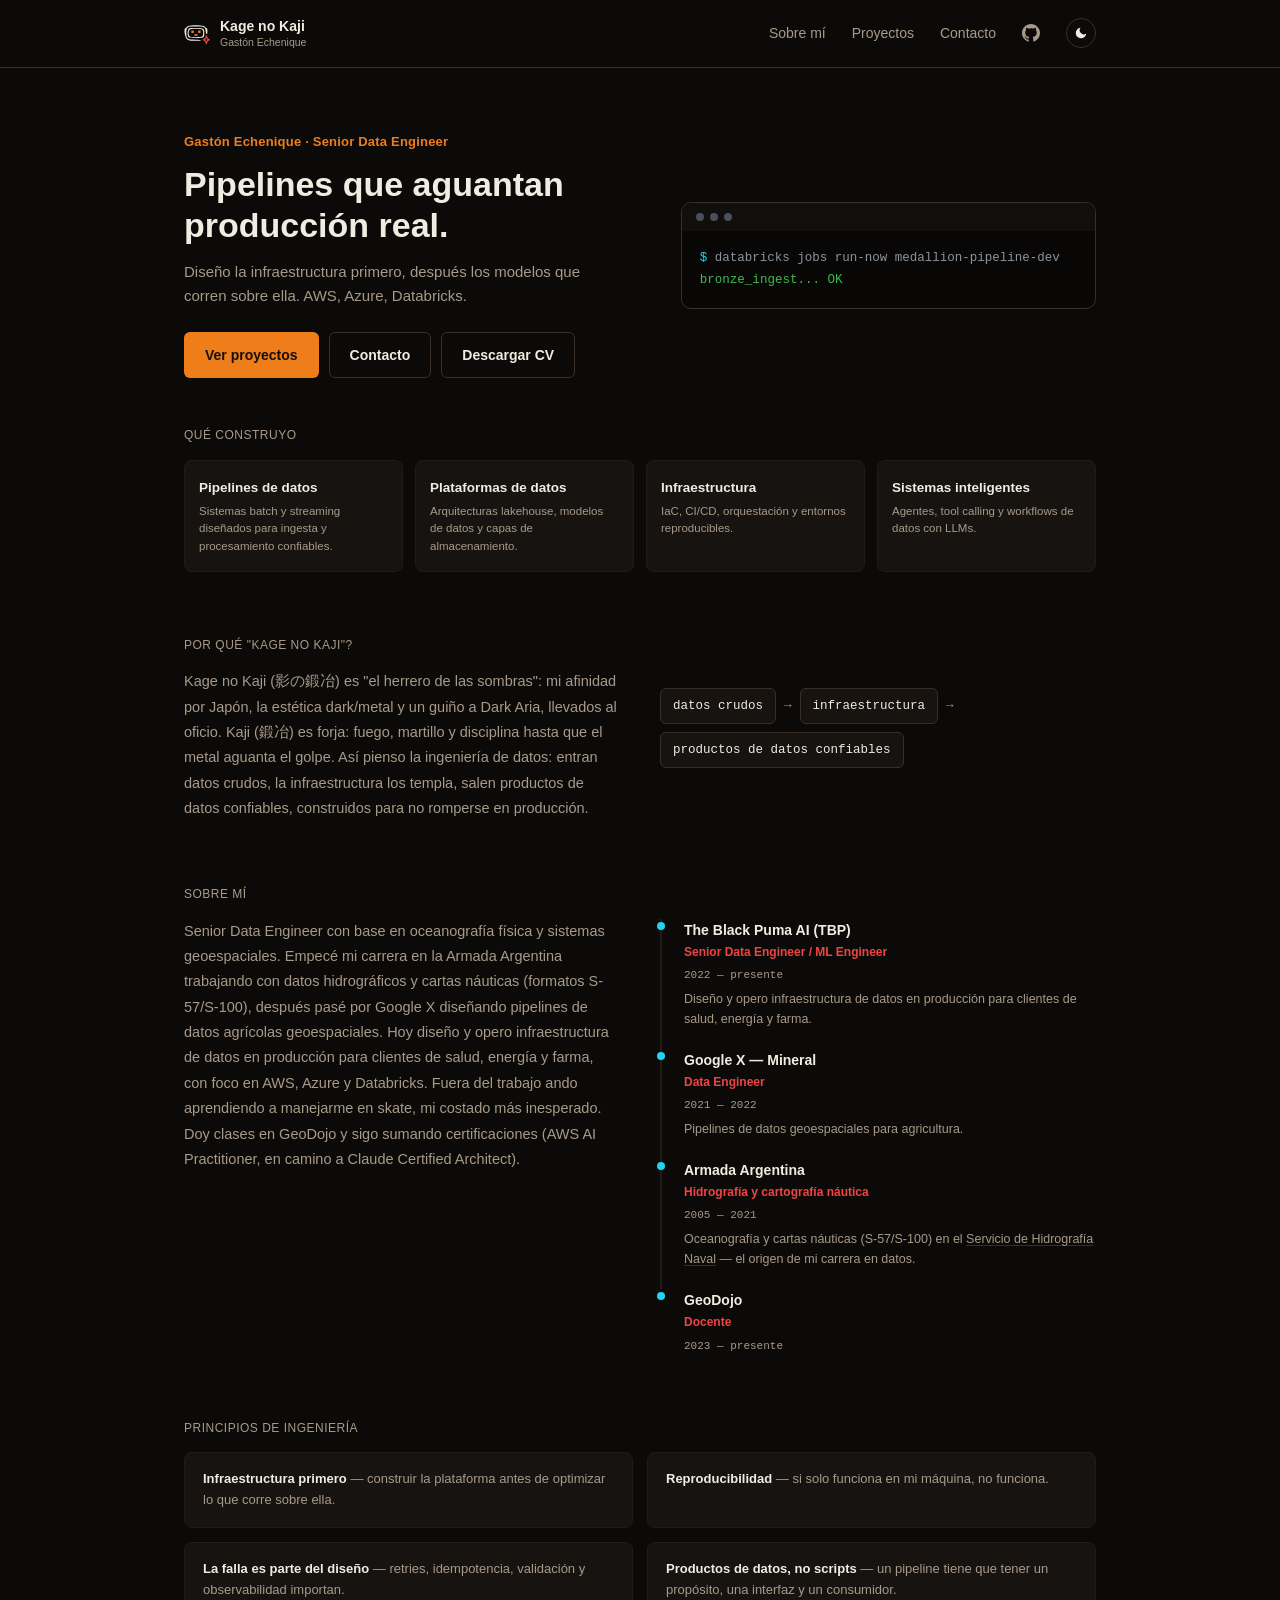
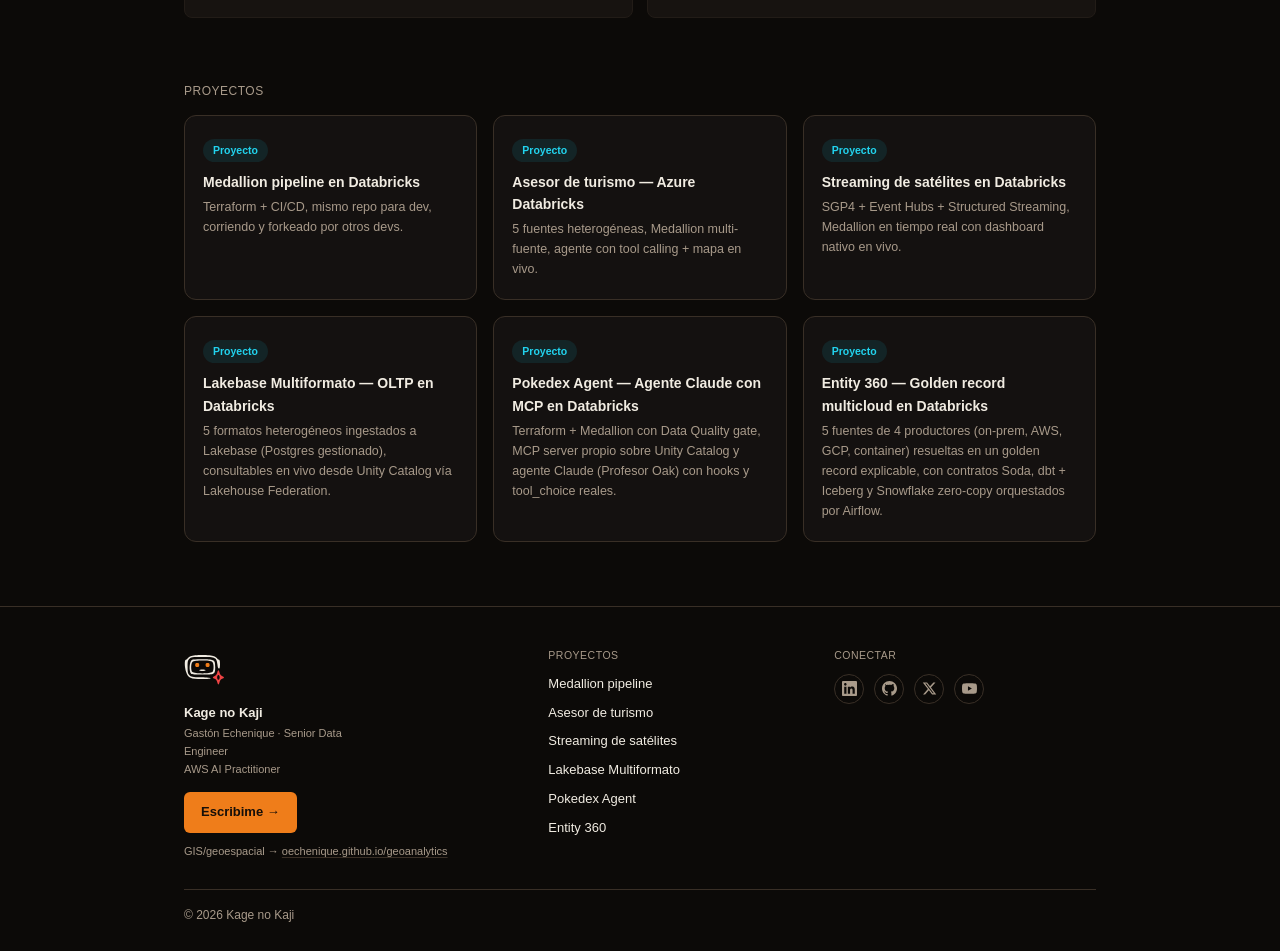
<file: index.html>
<!doctype html>
<html lang="es">
<head>
<!-- Google Tag Manager -->
<script>(function(w,d,s,l,i){w[l]=w[l]||[];w[l].push({'gtm.start':
new Date().getTime(),event:'gtm.js'});var f=d.getElementsByTagName(s)[0],
j=d.createElement(s),dl=l!='dataLayer'?'&l='+l:'';j.async=true;j.src=
'https://www.googletagmanager.com/gtm.js?id='+i+dl;f.parentNode.insertBefore(j,f);
})(window,document,'script','dataLayer','GTM-N8MQ3VTC');</script>
<!-- End Google Tag Manager -->
<meta charset="utf-8">
<meta name="author" content="Gastón Echenique">
<title>Kage no Kaji — Gastón Echenique, Senior Data Engineer</title>
<meta name="viewport" content="width=device-width, initial-scale=1">
<meta name="description" content="Gastón Echenique, Senior Data Engineer. Pipelines que aguantan producción real. AWS, Azure, Databricks.">
<meta property="og:type" content="website">
<meta property="og:url" content="https://gechenique-dataeng.vercel.app/">
<meta property="og:title" content="Kage no Kaji — Gastón Echenique, Senior Data Engineer">
<meta property="og:description" content="Senior Data Engineer especializado en pipelines de datos productivos, arquitecturas lakehouse e infraestructura como código. AWS, Azure, Databricks.">
<meta property="og:image" content="https://gechenique-dataeng.vercel.app/assets/og-image.png?v=3">
<meta property="og:image:width" content="1200">
<meta property="og:image:height" content="628">
<meta name="twitter:card" content="summary_large_image">
<meta name="twitter:title" content="Kage no Kaji — Gastón Echenique, Senior Data Engineer">
<meta name="twitter:description" content="Senior Data Engineer especializado en pipelines de datos productivos, arquitecturas lakehouse e infraestructura como código. AWS, Azure, Databricks.">
<meta name="twitter:image" content="https://gechenique-dataeng.vercel.app/assets/og-image.png?v=3">
<link rel="icon" type="image/svg+xml" href="assets/robot-icon.svg">
<script>if(localStorage.getItem('theme')!=='light')document.documentElement.classList.add('dark');</script>
<link rel="stylesheet" href="css/style.css">
<link rel="stylesheet" href="css/contacto.css">
</head>
<body>
<!-- Google Tag Manager (noscript) -->
<noscript><iframe src="https://www.googletagmanager.com/ns.html?id=GTM-N8MQ3VTC"
height="0" width="0" style="display:none;visibility:hidden"></iframe></noscript>
<!-- End Google Tag Manager (noscript) -->

<nav class="nav">
  <div class="wrap">
    <div class="brand">
      <svg class="icon-auto" width="26" height="26" viewBox="0 0 50 50" aria-hidden="true"><g transform="translate(0,50) scale(0.1,-0.1)"><path fill="currentColor" d="M82 385 c-18 -8 -35 -21 -38 -30 -3 -8 -12 -15 -20 -15 -20 0 -18 -92 4 -155 24 -71 56 -85 194 -85 151 0 146 18 -7 22 -114 3 -126 5 -147 26 -20 20 -23 33 -23 102 0 69 3 82 23 102 21 22 30 23 162 23 165 0 179 -7 188 -94 3 -34 9 -51 18 -51 10 0 14 15 14 55 0 40 -4 55 -14 55 -8 0 -17 7 -20 15 -3 9 -21 22 -41 30 -47 20 -247 20 -293 0z"/><path fill="currentColor" d="M103 340 c-36 -15 -45 -142 -13 -174 7 -7 58 -11 141 -11 153 0 159 3 159 95 0 90 -7 95 -147 97 -65 2 -128 -2 -140 -7z m251 -26 c21 -21 21 -107 0 -128 -23 -23 -225 -23 -248 0 -21 21 -21 107 0 128 23 23 225 23 248 0z"/><path style="fill:var(--ember)" d="M140 275 c0 -20 5 -25 25 -25 20 0 25 5 25 25 0 20 -5 25 -25 25 -20 0 -25 -5 -25 -25z"/><path style="fill:var(--ember)" d="M270 275 c0 -20 5 -25 25 -25 20 0 25 5 25 25 0 20 -5 25 -25 25 -20 0 -25 -5 -25 -25z"/><path fill="currentColor" d="M190 210 c0 -5 18 -10 40 -10 22 0 40 5 40 10 0 6 -18 10 -40 10 -22 0 -40 -4 -40 -10z"/><path style="fill:var(--red)" d="M415 179 c-4 -18 -16 -35 -31 -41 -13 -6 -24 -14 -24 -18 0 -4 11 -12 24 -18 15 -6 27 -23 31 -41 4 -17 10 -31 15 -31 5 0 11 14 15 31 4 18 16 35 31 41 13 6 24 14 24 18 0 4 -11 12 -24 18 -15 6 -27 23 -31 41 -4 17 -10 31 -15 31 -5 0 -11 -14 -15 -31z m29 -44 c6 -17 -2 -45 -14 -45 -12 0 -20 28 -14 45 4 8 10 15 14 15 4 0 10 -7 14 -15z"/></g></svg>
      <div class="brand-text">
        <span class="brand-name">Kage no Kaji</span>
        <span class="brand-sub">Gastón Echenique</span>
      </div>
    </div>
    <div class="nav-links">
      <a href="#sobre-mi">Sobre mí</a>
      <a href="#proyectos">Proyectos</a>
      <a href="#footer">Contacto</a>
      <a class="icon-link" href="https://github.com/oechenique" target="_blank" aria-label="GitHub">
        <svg width="18" height="18" viewBox="0 0 24 24" fill="currentColor"><path d="M12 0C5.37 0 0 5.373 0 12c0 5.303 3.438 9.8 8.205 11.385.6.113.82-.258.82-.577 0-.284-.01-1.04-.015-2.04-3.338.724-4.042-1.61-4.042-1.61-.546-1.385-1.333-1.754-1.333-1.754-1.09-.744.083-.729.083-.729 1.205.084 1.84 1.237 1.84 1.237 1.07 1.834 2.807 1.304 3.492.997.108-.775.418-1.305.762-1.605-2.665-.303-5.466-1.332-5.466-5.93 0-1.31.468-2.38 1.235-3.22-.123-.303-.535-1.523.117-3.176 0 0 1.008-.322 3.3 1.23a11.5 11.5 0 013.003-.404c1.02.005 2.047.138 3.003.404 2.29-1.552 3.297-1.23 3.297-1.23.653 1.653.24 2.873.118 3.176.77.84 1.233 1.91 1.233 3.22 0 4.61-2.804 5.624-5.475 5.92.43.372.823 1.102.823 2.222 0 1.606-.014 2.898-.014 3.293 0 .32.216.694.825.576C20.565 21.795 24 17.298 24 12c0-6.627-5.373-12-12-12z"/></svg>
      </a>
      <button class="theme-toggle" id="theme-toggle" aria-label="Cambiar tema">
        <svg class="icon-sun" width="14" height="14" viewBox="0 0 24 24" fill="none" stroke="currentColor" stroke-width="2"><circle cx="12" cy="12" r="4"/><path d="M12 2v2M12 20v2M4.9 4.9l1.4 1.4M17.7 17.7l1.4 1.4M2 12h2M20 12h2M4.9 19.1l1.4-1.4M17.7 6.3l1.4-1.4"/></svg>
        <svg class="icon-moon" width="14" height="14" viewBox="0 0 24 24" fill="currentColor"><path d="M21 12.8A9 9 0 1111.2 3a7 7 0 009.8 9.8z"/></svg>
      </button>
    </div>
  </div>
</nav>

<header class="hero">
  <div class="wrap hero-grid">
    <div>
      <div class="eyebrow">Gastón Echenique · Senior Data Engineer</div>
      <h1>Pipelines que aguantan producción real.</h1>
      <p class="sub">Diseño la infraestructura primero, después los modelos que corren sobre ella. AWS, Azure, Databricks.</p>
      <div class="btn-row">
        <a class="btn btn-primary" href="#proyectos">Ver proyectos</a>
        <a class="btn btn-outline" href="#footer">Contacto</a>
        <a class="btn btn-outline" href="/assets/cv-gaston-echenique.pdf" target="_blank">Descargar CV</a>
      </div>
    </div>
    <div class="terminal">
      <div class="terminal-bar"><div class="dot"></div><div class="dot"></div><div class="dot"></div></div>
      <div class="terminal-body" id="hero-terminal-body" data-lines='[{"text":"$ databricks jobs run-now medallion-pipeline-dev"},{"text":"bronze_ingest... OK","cls":"ok"},{"text":"silver_transform... OK","cls":"ok"},{"text":"gold_aggregate... OK","cls":"ok"},{"text":"validate_counts... OK","cls":"ok"},{"text":"Pipeline completed successfully ✓","cls":"out"}]'></div>
    </div>
  </div>
</header>

<section class="wrap" id="que-construyo">
  <div class="section-label">Qué construyo</div>
  <div class="pillars">
    <div class="pillar"><div class="pillar-title">Pipelines de datos</div><div class="pillar-sub">Sistemas batch y streaming diseñados para ingesta y procesamiento confiables.</div></div>
    <div class="pillar"><div class="pillar-title">Plataformas de datos</div><div class="pillar-sub">Arquitecturas lakehouse, modelos de datos y capas de almacenamiento.</div></div>
    <div class="pillar"><div class="pillar-title">Infraestructura</div><div class="pillar-sub">IaC, CI/CD, orquestación y entornos reproducibles.</div></div>
    <div class="pillar"><div class="pillar-title">Sistemas inteligentes</div><div class="pillar-sub">Agentes, tool calling y workflows de datos con LLMs.</div></div>
  </div>
</section>

<section class="wrap" id="data-foundry">
  <div class="foundry-why">
    <div class="foundry-why-text">
      <div class="section-label">Por qué "Kage no Kaji"?</div>
      <p>Kage no Kaji (影の鍛冶) es "el herrero de las sombras": mi afinidad por Japón, la estética dark/metal y un guiño a Dark Aria, llevados al oficio. Kaji (鍛冶) es forja: fuego, martillo y disciplina hasta que el metal aguanta el golpe. Así pienso la ingeniería de datos: entran datos crudos, la infraestructura los templa, salen productos de datos confiables, construidos para no romperse en producción.</p>
    </div>
    <div class="flow">
      <div class="flow-step">datos crudos</div><span class="flow-arrow">→</span>
      <div class="flow-step">infraestructura</div><span class="flow-arrow">→</span>
      <div class="flow-step">productos de datos confiables</div>
    </div>
  </div>
</section>

<section class="wrap" id="sobre-mi">
  <div class="section-label">Sobre mí</div>
  <div class="about-grid">
    <p class="about-text">Senior Data Engineer con base en oceanografía física y sistemas geoespaciales. Empecé mi carrera en la Armada Argentina trabajando con datos hidrográficos y cartas náuticas (formatos S-57/S-100), después pasé por Google X diseñando pipelines de datos agrícolas geoespaciales. Hoy diseño y opero infraestructura de datos en producción para clientes de salud, energía y farma, con foco en AWS, Azure y Databricks. Fuera del trabajo ando aprendiendo a manejarme en skate, mi costado más inesperado. Doy clases en GeoDojo y sigo sumando certificaciones (AWS AI Practitioner, en camino a Claude Certified Architect).</p>

    <div class="timeline">
      <div class="timeline-item">
        <span class="timeline-dot"></span>
        <div class="timeline-org"><a href="https://theblackpuma.com/" target="_blank" rel="noopener">The Black Puma AI (TBP)</a></div>
        <div class="timeline-role">Senior Data Engineer / ML Engineer</div>
        <div class="timeline-date">2022 — presente</div>
        <div class="timeline-desc">Diseño y opero infraestructura de datos en producción para clientes de salud, energía y farma.</div>
      </div>
      <div class="timeline-item">
        <span class="timeline-dot"></span>
        <div class="timeline-org"><a href="https://x.company/projects/mineral/" target="_blank" rel="noopener">Google X — Mineral</a></div>
        <div class="timeline-role">Data Engineer</div>
        <div class="timeline-date">2021 — 2022</div>
        <div class="timeline-desc">Pipelines de datos geoespaciales para agricultura.</div>
      </div>
      <div class="timeline-item">
        <span class="timeline-dot"></span>
        <div class="timeline-org"><a href="https://www.argentina.gob.ar/defensa/armada" target="_blank" rel="noopener">Armada Argentina</a></div>
        <div class="timeline-role">Hidrografía y cartografía náutica</div>
        <div class="timeline-date">2005 — 2021</div>
        <div class="timeline-desc">Oceanografía y cartas náuticas (S-57/S-100) en el <a href="https://www.hidro.gov.ar/" target="_blank" rel="noopener">Servicio de Hidrografía Naval</a> — el origen de mi carrera en datos.</div>
      </div>
      <div class="timeline-item">
        <span class="timeline-dot"></span>
        <div class="timeline-org"><a href="https://geodojo.ai/" target="_blank" rel="noopener">GeoDojo</a></div>
        <div class="timeline-role">Docente</div>
        <div class="timeline-date">2023 — presente</div>
      </div>
    </div>
  </div>
</section>

<section class="wrap" id="principios">
  <div class="section-label">Principios de ingeniería</div>
  <div class="principles-grid">
    <div class="principle"><strong>Infraestructura primero</strong> — construir la plataforma antes de optimizar lo que corre sobre ella.</div>
    <div class="principle"><strong>Reproducibilidad</strong> — si solo funciona en mi máquina, no funciona.</div>
    <div class="principle"><strong>La falla es parte del diseño</strong> — retries, idempotencia, validación y observabilidad importan.</div>
    <div class="principle"><strong>Productos de datos, no scripts</strong> — un pipeline tiene que tener un propósito, una interfaz y un consumidor.</div>
  </div>
</section>

<section class="wrap" id="proyectos">
  <div class="section-label">Proyectos</div>
  <div class="projects-grid">

    <a class="card" href="proyectos/medallion-pipeline.html">
		<div class="card-body">
        <span class="tag tag-cyan">Proyecto</span>
        <div class="card-title">Medallion pipeline en Databricks</div>
        <div class="card-desc">Terraform + CI/CD, mismo repo para dev, corriendo y forkeado por otros devs.</div>
      </div>
    </a>

    <a class="card" href="proyectos/asesor-turismo.html">
      <div class="card-body">
        <span class="tag tag-cyan">Proyecto</span>
        <div class="card-title">Asesor de turismo — Azure Databricks</div>
        <div class="card-desc">5 fuentes heterogéneas, Medallion multi-fuente, agente con tool calling + mapa en vivo.</div>
      </div>
    </a>

    <a class="card" href="proyectos/streaming-satelites.html">
      <div class="card-body">
        <span class="tag tag-cyan">Proyecto</span>
        <div class="card-title">Streaming de satélites en Databricks</div>
        <div class="card-desc">SGP4 + Event Hubs + Structured Streaming, Medallion en tiempo real con dashboard nativo en vivo.</div>
      </div>
    </a>

    <a class="card" href="proyectos/lakebase-multiformato.html">
      <div class="card-body">
        <span class="tag tag-cyan">Proyecto</span>
        <div class="card-title">Lakebase Multiformato — OLTP en Databricks</div>
        <div class="card-desc">5 formatos heterogéneos ingestados a Lakebase (Postgres gestionado), consultables en vivo desde Unity Catalog vía Lakehouse Federation.</div>
      </div>
    </a>

    <a class="card" href="proyectos/pokedex-agent-databricks.html">
      <div class="card-body">
        <span class="tag tag-cyan">Proyecto</span>
        <div class="card-title">Pokedex Agent — Agente Claude con MCP en Databricks</div>
        <div class="card-desc">Terraform + Medallion con Data Quality gate, MCP server propio sobre Unity Catalog y agente Claude (Profesor Oak) con hooks y tool_choice reales.</div>
      </div>
    </a>

    <a class="card" href="proyectos/entity360-multicloud-databricks.html">
      <div class="card-body">
        <span class="tag tag-cyan">Proyecto</span>
        <div class="card-title">Entity 360 — Golden record multicloud en Databricks</div>
        <div class="card-desc">5 fuentes de 4 productores (on-prem, AWS, GCP, container) resueltas en un golden record explicable, con contratos Soda, dbt + Iceberg y Snowflake zero-copy orquestados por Airflow.</div>
      </div>
    </a>

  </div>
</section>

<footer id="footer">
  <div class="wrap">
    <div class="footer-grid">
      <div>
		  <svg class="icon-auto" width="40" height="40" viewBox="0 0 50 50" aria-hidden="true"><g transform="translate(0,50) scale(0.1,-0.1)"><path fill="currentColor" d="M82 385 c-18 -8 -35 -21 -38 -30 -3 -8 -12 -15 -20 -15 -20 0 -18 -92 4 -155 24 -71 56 -85 194 -85 151 0 146 18 -7 22 -114 3 -126 5 -147 26 -20 20 -23 33 -23 102 0 69 3 82 23 102 21 22 30 23 162 23 165 0 179 -7 188 -94 3 -34 9 -51 18 -51 10 0 14 15 14 55 0 40 -4 55 -14 55 -8 0 -17 7 -20 15 -3 9 -21 22 -41 30 -47 20 -247 20 -293 0z"/><path fill="currentColor" d="M103 340 c-36 -15 -45 -142 -13 -174 7 -7 58 -11 141 -11 153 0 159 3 159 95 0 90 -7 95 -147 97 -65 2 -128 -2 -140 -7z m251 -26 c21 -21 21 -107 0 -128 -23 -23 -225 -23 -248 0 -21 21 -21 107 0 128 23 23 225 23 248 0z"/><path style="fill:var(--ember)" d="M140 275 c0 -20 5 -25 25 -25 20 0 25 5 25 25 0 20 -5 25 -25 25 -20 0 -25 -5 -25 -25z"/><path style="fill:var(--ember)" d="M270 275 c0 -20 5 -25 25 -25 20 0 25 5 25 25 0 20 -5 25 -25 25 -20 0 -25 -5 -25 -25z"/><path fill="currentColor" d="M190 210 c0 -5 18 -10 40 -10 22 0 40 5 40 10 0 6 -18 10 -40 10 -22 0 -40 -4 -40 -10z"/><path style="fill:var(--red)" d="M415 179 c-4 -18 -16 -35 -31 -41 -13 -6 -24 -14 -24 -18 0 -4 11 -12 24 -18 15 -6 27 -23 31 -41 4 -17 10 -31 15 -31 5 0 11 14 15 31 4 18 16 35 31 41 13 6 24 14 24 18 0 4 -11 12 -24 18 -15 6 -27 23 -31 41 -4 17 -10 31 -15 31 -5 0 -11 -14 -15 -31z m29 -44 c6 -17 -2 -45 -14 -45 -12 0 -20 28 -14 45 4 8 10 15 14 15 4 0 10 -7 14 -15z"/></g></svg>
		  <div style="font-size:13px;font-weight:600;margin-top:8px;">Kage no Kaji</div>
		  <div style="font-size:11px;color:var(--muted);margin-top:2px;max-width:200px;">Gastón Echenique · Senior Data Engineer<br> AWS AI Practitioner</div>
		  <div class="footer-cta">
		    <button type="button" class="btn btn-primary" id="contacto-abrir" aria-haspopup="dialog">Escribime →</button>
		  </div>
		  <div class="footer-extra">GIS/geoespacial → <a href="https://oechenique.github.io/geoanalytics/" target="_blank" rel="noopener">oechenique.github.io/geoanalytics</a></div>
	  </div>
      <div>
        <div class="footer-col-label">PROYECTOS</div>
        <div class="footer-links">
          <a href="proyectos/medallion-pipeline.html">Medallion pipeline</a>
          <a href="proyectos/asesor-turismo.html">Asesor de turismo</a>
          <a href="proyectos/streaming-satelites.html">Streaming de satélites</a>
          <a href="proyectos/lakebase-multiformato.html">Lakebase Multiformato</a>
          <a href="proyectos/pokedex-agent-databricks.html">Pokedex Agent</a>
          <a href="proyectos/entity360-multicloud-databricks.html">Entity 360</a>
        </div>
      </div>
      <div>
        <div class="footer-col-label">CONECTAR</div>
        <div class="social">
          <a href="https://www.linkedin.com/in/gaston-echenique/" target="_blank" aria-label="LinkedIn">
            <svg width="15" height="15" viewBox="0 0 24 24" fill="currentColor"><path d="M20.447 20.452h-3.554v-5.569c0-1.328-.027-3.037-1.852-3.037-1.853 0-2.136 1.445-2.136 2.939v5.667H9.351V9h3.414v1.561h.046c.477-.9 1.637-1.85 3.37-1.85 3.601 0 4.267 2.37 4.267 5.455v6.286zM5.337 7.433c-1.144 0-2.063-.926-2.063-2.065 0-1.138.92-2.063 2.063-2.063 1.14 0 2.064.925 2.064 2.063 0 1.139-.925 2.065-2.064 2.065zm1.782 13.019H3.555V9h3.564v11.452zM22.225 0H1.771C.792 0 0 .774 0 1.729v20.542C0 23.227.792 24 1.771 24h20.451C23.2 24 24 23.227 24 22.271V1.729C24 .774 23.2 0 22.222 0h.003z"/></svg>
          </a>
          <a href="https://github.com/oechenique" target="_blank" aria-label="GitHub">
            <svg width="15" height="15" viewBox="0 0 24 24" fill="currentColor"><path d="M12 0C5.37 0 0 5.373 0 12c0 5.303 3.438 9.8 8.205 11.385.6.113.82-.258.82-.577 0-.284-.01-1.04-.015-2.04-3.338.724-4.042-1.61-4.042-1.61-.546-1.385-1.333-1.754-1.333-1.754-1.09-.744.083-.729.083-.729 1.205.084 1.84 1.237 1.84 1.237 1.07 1.834 2.807 1.304 3.492.997.108-.775.418-1.305.762-1.605-2.665-.303-5.466-1.332-5.466-5.93 0-1.31.468-2.38 1.235-3.22-.123-.303-.535-1.523.117-3.176 0 0 1.008-.322 3.3 1.23a11.5 11.5 0 013.003-.404c1.02.005 2.047.138 3.003.404 2.29-1.552 3.297-1.23 3.297-1.23.653 1.653.24 2.873.118 3.176.77.84 1.233 1.91 1.233 3.22 0 4.61-2.804 5.624-5.475 5.92.43.372.823 1.102.823 2.222 0 1.606-.014 2.898-.014 3.293 0 .32.216.694.825.576C20.565 21.795 24 17.298 24 12c0-6.627-5.373-12-12-12z"/></svg>
          </a>
          <a href="https://x.com/GastonEchenique" target="_blank" aria-label="X">
            <svg width="15" height="15" viewBox="0 0 24 24" fill="currentColor"><path d="M18.244 2.25h3.308l-7.227 8.26 8.502 11.24H16.17l-5.214-6.817L4.99 21.75H1.68l7.73-8.835L1.254 2.25H8.08l4.713 6.231zm-1.161 17.52h1.833L7.084 4.126H5.117z"/></svg>
          </a>
          <a href="https://www.youtube.com/@gastonechenique" target="_blank" aria-label="YouTube">
            <svg width="15" height="15" viewBox="0 0 24 24" fill="currentColor"><path d="M23.498 6.186a3.016 3.016 0 0 0-2.122-2.136C19.505 3.545 12 3.545 12 3.545s-7.505 0-9.377.505A3.017 3.017 0 0 0 .502 6.186C0 8.07 0 12 0 12s0 3.93.502 5.814a3.016 3.016 0 0 0 2.122 2.136c1.871.505 9.376.505 9.376.505s7.505 0 9.377-.505a3.015 3.015 0 0 0 2.122-2.136C24 15.93 24 12 24 12s0-3.93-.502-5.814zM9.545 15.568V8.432L15.818 12l-6.273 3.568z"/></svg>
          </a>
        </div>
      </div>
    </div>
    <div class="footer-bottom">
      <span>© 2026 Kage no Kaji</span>
    </div>
  </div>
</footer>

<script src="js/script.js"></script>
<script src="js/contacto.js"></script>
</body>
</html>
</file>
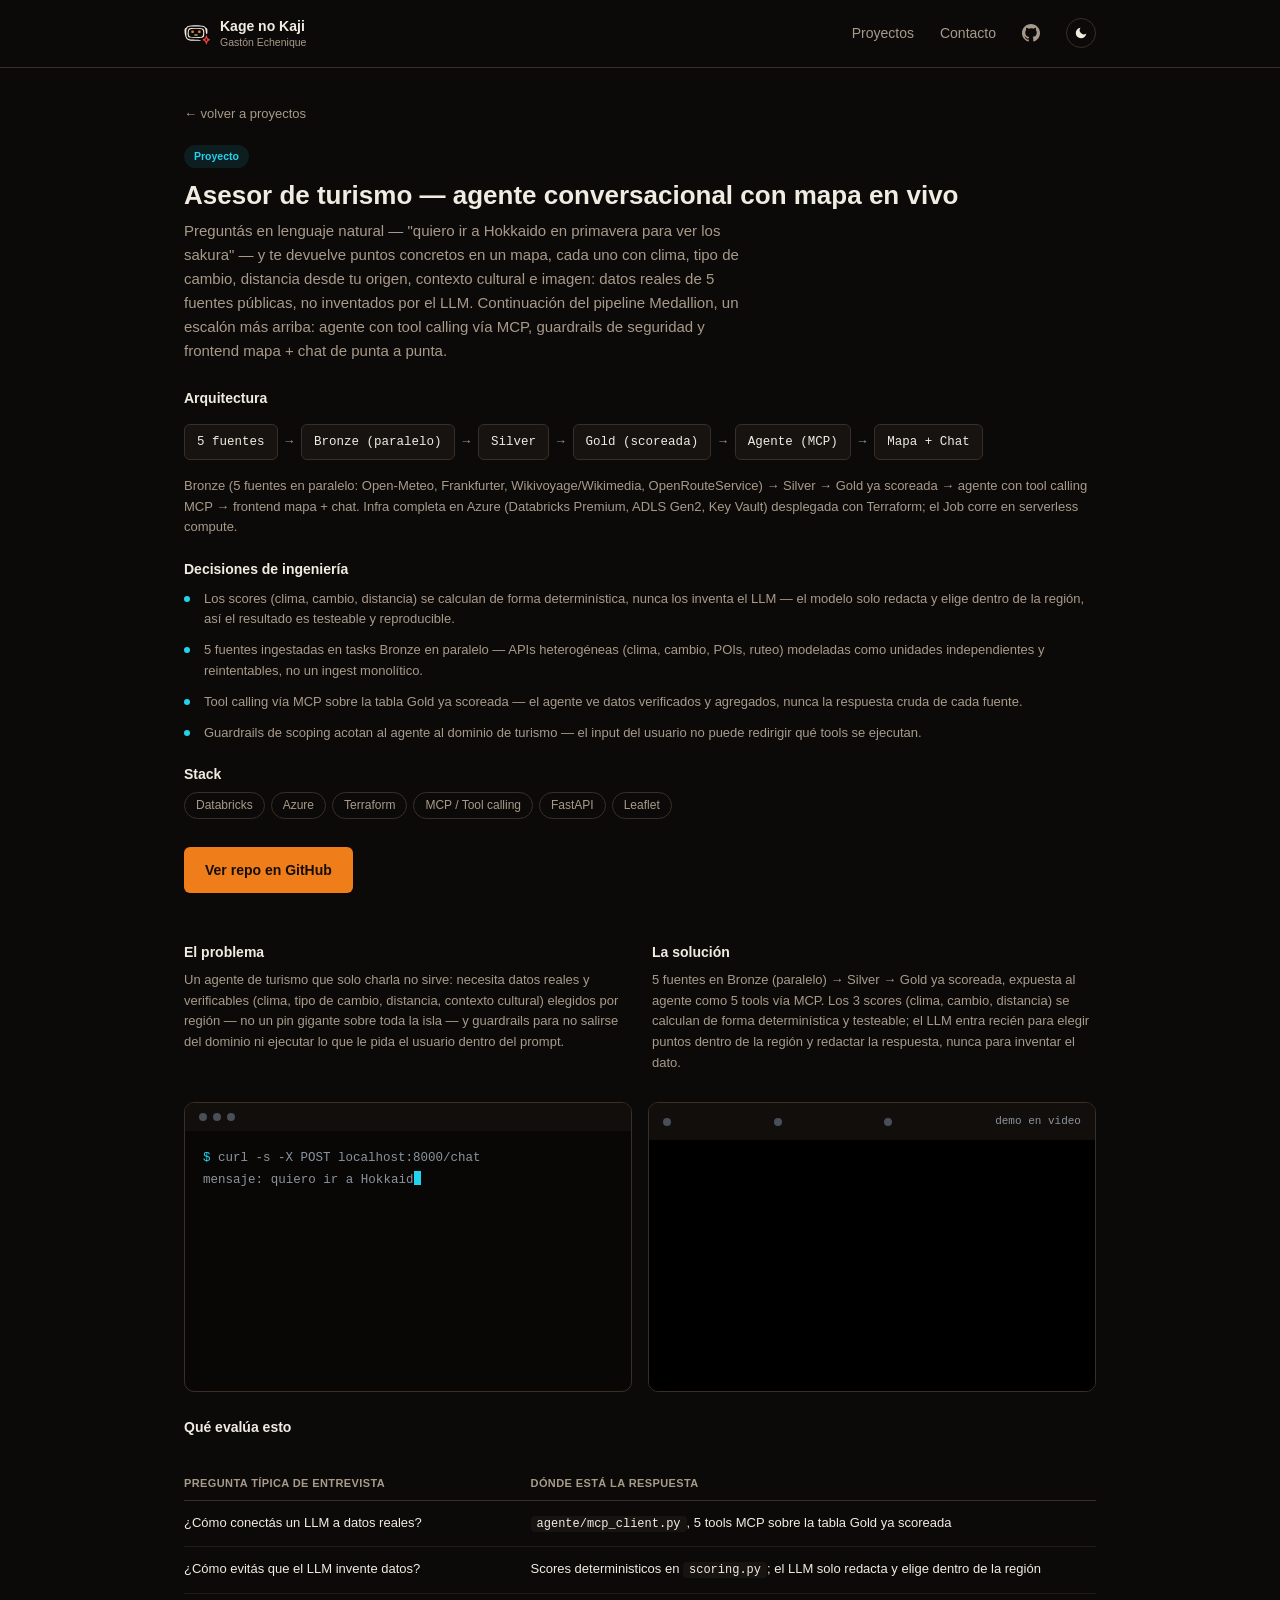
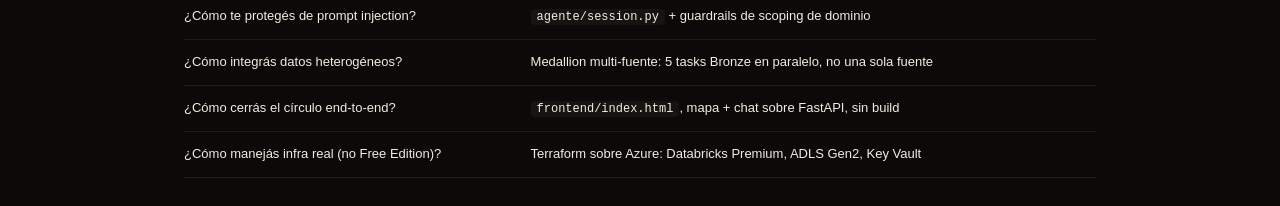
<file: proyectos/asesor-turismo.html>
<!doctype html>
<html lang="es">
<head>
<!-- Google Tag Manager -->
<script>(function(w,d,s,l,i){w[l]=w[l]||[];w[l].push({'gtm.start':
new Date().getTime(),event:'gtm.js'});var f=d.getElementsByTagName(s)[0],
j=d.createElement(s),dl=l!='dataLayer'?'&l='+l:'';j.async=true;j.src=
'https://www.googletagmanager.com/gtm.js?id='+i+dl;f.parentNode.insertBefore(j,f);
})(window,document,'script','dataLayer','GTM-N8MQ3VTC');</script>
<!-- End Google Tag Manager -->
<meta charset="utf-8">
<meta name="author" content="Gastón Echenique">
<title>Asesor de turismo — Azure Databricks — Kage no Kaji</title>
<meta name="viewport" content="width=device-width, initial-scale=1">
<meta property="og:type" content="article">
<meta property="og:url" content="https://gechenique-dataeng.vercel.app/proyectos/asesor-turismo.html">
<meta property="og:title" content="Asesor de turismo — Azure Databricks — Kage no Kaji">
<meta property="og:description" content="Agente conversacional con tool calling que combina 5 fuentes públicas heterogéneas en una arquitectura Medallion multi-fuente sobre Azure Databricks, con mapa en vivo.">
<meta property="og:image" content="https://gechenique-dataeng.vercel.app/assets/og-image.png?v=3">
<meta name="twitter:card" content="summary_large_image">
<meta name="twitter:title" content="Asesor de turismo — Azure Databricks — Kage no Kaji">
<meta name="twitter:image" content="https://gechenique-dataeng.vercel.app/assets/og-image.png?v=3">
<link rel="icon" type="image/svg+xml" href="../assets/robot-icon.svg">
<script>if(localStorage.getItem('theme')!=='light')document.documentElement.classList.add('dark');</script>
<link rel="stylesheet" href="../css/style.css">
</head>
<body>
<!-- Google Tag Manager (noscript) -->
<noscript><iframe src="https://www.googletagmanager.com/ns.html?id=GTM-N8MQ3VTC"
height="0" width="0" style="display:none;visibility:hidden"></iframe></noscript>
<!-- End Google Tag Manager (noscript) -->

<nav class="nav">
  <div class="wrap">
    <div class="brand">
      <svg class="icon-auto" width="26" height="26" viewBox="0 0 50 50" aria-hidden="true"><g transform="translate(0,50) scale(0.1,-0.1)"><path fill="currentColor" d="M82 385 c-18 -8 -35 -21 -38 -30 -3 -8 -12 -15 -20 -15 -20 0 -18 -92 4 -155 24 -71 56 -85 194 -85 151 0 146 18 -7 22 -114 3 -126 5 -147 26 -20 20 -23 33 -23 102 0 69 3 82 23 102 21 22 30 23 162 23 165 0 179 -7 188 -94 3 -34 9 -51 18 -51 10 0 14 15 14 55 0 40 -4 55 -14 55 -8 0 -17 7 -20 15 -3 9 -21 22 -41 30 -47 20 -247 20 -293 0z"/><path fill="currentColor" d="M103 340 c-36 -15 -45 -142 -13 -174 7 -7 58 -11 141 -11 153 0 159 3 159 95 0 90 -7 95 -147 97 -65 2 -128 -2 -140 -7z m251 -26 c21 -21 21 -107 0 -128 -23 -23 -225 -23 -248 0 -21 21 -21 107 0 128 23 23 225 23 248 0z"/><path style="fill:var(--ember)" d="M140 275 c0 -20 5 -25 25 -25 20 0 25 5 25 25 0 20 -5 25 -25 25 -20 0 -25 -5 -25 -25z"/><path style="fill:var(--ember)" d="M270 275 c0 -20 5 -25 25 -25 20 0 25 5 25 25 0 20 -5 25 -25 25 -20 0 -25 -5 -25 -25z"/><path fill="currentColor" d="M190 210 c0 -5 18 -10 40 -10 22 0 40 5 40 10 0 6 -18 10 -40 10 -22 0 -40 -4 -40 -10z"/><path style="fill:var(--red)" d="M415 179 c-4 -18 -16 -35 -31 -41 -13 -6 -24 -14 -24 -18 0 -4 11 -12 24 -18 15 -6 27 -23 31 -41 4 -17 10 -31 15 -31 5 0 11 14 15 31 4 18 16 35 31 41 13 6 24 14 24 18 0 4 -11 12 -24 18 -15 6 -27 23 -31 41 -4 17 -10 31 -15 31 -5 0 -11 -14 -15 -31z m29 -44 c6 -17 -2 -45 -14 -45 -12 0 -20 28 -14 45 4 8 10 15 14 15 4 0 10 -7 14 -15z"/></g></svg>
      <div class="brand-text">
        <span class="brand-name">Kage no Kaji</span>
        <span class="brand-sub">Gastón Echenique</span>
      </div>
    </div>
    <div class="nav-links">
      <a href="../index.html#proyectos">Proyectos</a>
      <a href="../index.html#footer">Contacto</a>
      <a class="icon-link" href="https://github.com/oechenique" target="_blank" aria-label="GitHub">
        <svg width="18" height="18" viewBox="0 0 24 24" fill="currentColor"><path d="M12 0C5.37 0 0 5.373 0 12c0 5.303 3.438 9.8 8.205 11.385.6.113.82-.258.82-.577 0-.284-.01-1.04-.015-2.04-3.338.724-4.042-1.61-4.042-1.61-.546-1.385-1.333-1.754-1.333-1.754-1.09-.744.083-.729.083-.729 1.205.084 1.84 1.237 1.84 1.237 1.07 1.834 2.807 1.304 3.492.997.108-.775.418-1.305.762-1.605-2.665-.303-5.466-1.332-5.466-5.93 0-1.31.468-2.38 1.235-3.22-.123-.303-.535-1.523.117-3.176 0 0 1.008-.322 3.3 1.23a11.5 11.5 0 013.003-.404c1.02.005 2.047.138 3.003.404 2.29-1.552 3.297-1.23 3.297-1.23.653 1.653.24 2.873.118 3.176.77.84 1.233 1.91 1.233 3.22 0 4.61-2.804 5.624-5.475 5.92.43.372.823 1.102.823 2.222 0 1.606-.014 2.898-.014 3.293 0 .32.216.694.825.576C20.565 21.795 24 17.298 24 12c0-6.627-5.373-12-12-12z"/></svg>
      </a>
      <button class="theme-toggle" id="theme-toggle" aria-label="Cambiar tema">
        <svg class="icon-sun" width="14" height="14" viewBox="0 0 24 24" fill="none" stroke="currentColor" stroke-width="2"><circle cx="12" cy="12" r="4"/><path d="M12 2v2M12 20v2M4.9 4.9l1.4 1.4M17.7 17.7l1.4 1.4M2 12h2M20 12h2M4.9 19.1l1.4-1.4M17.7 6.3l1.4-1.4"/></svg>
        <svg class="icon-moon" width="14" height="14" viewBox="0 0 24 24" fill="currentColor"><path d="M21 12.8A9 9 0 1111.2 3a7 7 0 009.8 9.8z"/></svg>
      </button>
    </div>
  </div>
</nav>

<div class="wrap" style="padding-top:8px;">

  <a class="breadcrumb" href="../index.html#proyectos">← volver a proyectos</a>

  <div>
    <span class="tag tag-cyan">Proyecto</span>
    <h1 style="font-size:26px;margin:12px 0 8px;">Asesor de turismo — agente conversacional con mapa en vivo</h1>
    <p class="sub" style="max-width:560px;">Preguntás en lenguaje natural — "quiero ir a Hokkaido en primavera para ver los sakura" — y te devuelve puntos concretos en un mapa, cada uno con clima, tipo de cambio, distancia desde tu origen, contexto cultural e imagen: datos reales de 5 fuentes públicas, no inventados por el LLM. Continuación del pipeline Medallion, un escalón más arriba: agente con tool calling vía MCP, guardrails de seguridad y frontend mapa + chat de punta a punta.</p>
  </div>

  <div class="col-title" style="margin-top:8px;">Arquitectura</div>
  <div class="flow">
    <div class="flow-step">5 fuentes</div><span class="flow-arrow">→</span>
    <div class="flow-step">Bronze (paralelo)</div><span class="flow-arrow">→</span>
    <div class="flow-step">Silver</div><span class="flow-arrow">→</span>
    <div class="flow-step">Gold (scoreada)</div><span class="flow-arrow">→</span>
    <div class="flow-step">Agente (MCP)</div><span class="flow-arrow">→</span>
    <div class="flow-step">Mapa + Chat</div>
  </div>
  <p class="col-text" style="margin-bottom:20px;">
    Bronze (5 fuentes en paralelo: Open-Meteo, Frankfurter, Wikivoyage/Wikimedia, OpenRouteService) → Silver → Gold ya scoreada → agente con tool calling MCP → frontend mapa + chat. Infra completa en Azure (Databricks Premium, ADLS Gen2, Key Vault) desplegada con Terraform; el Job corre en serverless compute.
  </p>

  <div class="col-title">Decisiones de ingeniería</div>
  <ul class="decisions">
    <li>Los scores (clima, cambio, distancia) se calculan de forma determinística, nunca los inventa el LLM — el modelo solo redacta y elige dentro de la región, así el resultado es testeable y reproducible.</li>
    <li>5 fuentes ingestadas en tasks Bronze en paralelo — APIs heterogéneas (clima, cambio, POIs, ruteo) modeladas como unidades independientes y reintentables, no un ingest monolítico.</li>
    <li>Tool calling vía MCP sobre la tabla Gold ya scoreada — el agente ve datos verificados y agregados, nunca la respuesta cruda de cada fuente.</li>
    <li>Guardrails de scoping acotan al agente al dominio de turismo — el input del usuario no puede redirigir qué tools se ejecutan.</li>
  </ul>

  <div class="col-title">Stack</div>
  <div class="badges" style="margin-top:0;">
    <span class="badge">Databricks</span>
    <span class="badge">Azure</span>
    <span class="badge">Terraform</span>
    <span class="badge">MCP / Tool calling</span>
    <span class="badge">FastAPI</span>
    <span class="badge">Leaflet</span>
  </div>

  <div class="btn-row" style="margin:0 0 48px;">
    <a class="btn btn-primary" href="https://github.com/oechenique/asesor-turismo-databricks" target="_blank">Ver repo en GitHub</a>
  </div>

  <div class="two-col">
    <div>
      <div class="col-title">El problema</div>
      <div class="col-text">Un agente de turismo que solo charla no sirve: necesita datos reales y verificables (clima, tipo de cambio, distancia, contexto cultural) elegidos por región — no un pin gigante sobre toda la isla — y guardrails para no salirse del dominio ni ejecutar lo que le pida el usuario dentro del prompt.</div>
    </div>
    <div>
      <div class="col-title">La solución</div>
      <div class="col-text">5 fuentes en Bronze (paralelo) → Silver → Gold ya scoreada, expuesta al agente como 5 tools vía MCP. Los 3 scores (clima, cambio, distancia) se calculan de forma determinística y testeable; el LLM entra recién para elegir puntos dentro de la región y redactar la respuesta, nunca para inventar el dato.</div>
    </div>
  </div>

  <div class="terminal-row">
    <div class="terminal">
      <div class="terminal-bar"><div class="dot"></div><div class="dot"></div><div class="dot"></div></div>
      <div class="terminal-body" id="project-terminal-body" data-lines='[{"text":"$ curl -s -X POST localhost:8000/chat"},{"text":"mensaje: quiero ir a Hokkaido en primavera, ver sakura"},{"text":"interpretando consulta (LLM + guardrails)... OK","cls":"ok"},{"text":"5 tools MCP: clima, cambio, distancia, cultura, imagen... OK","cls":"ok"},{"text":"scoring deterministico (clima/cambio/distancia)... OK","cls":"ok"},{"text":"map_action generado con 3 puntos en Hokkaido ✓","cls":"out"}]'></div>
    </div>
    <div class="video-window">
      <div class="terminal-bar"><div class="dot"></div><div class="dot"></div><div class="dot"></div><span class="video-window-label">demo en video</span></div>
      <div class="video-embed">
        <iframe src="https://www.youtube.com/embed/et05QU0xFeA" title="Demo — Asesor de turismo con agente conversacional" loading="lazy" allow="accelerometer; autoplay; clipboard-write; encrypted-media; gyroscope; picture-in-picture; web-share" allowfullscreen></iframe>
      </div>
    </div>
  </div>

  <div class="col-title" style="margin-top:24px;">Qué evalúa esto</div>
  <table class="evals">
    <tr><th>Pregunta típica de entrevista</th><th>Dónde está la respuesta</th></tr>
    <tr><td>¿Cómo conectás un LLM a datos reales?</td><td><code>agente/mcp_client.py</code>, 5 tools MCP sobre la tabla Gold ya scoreada</td></tr>
    <tr><td>¿Cómo evitás que el LLM invente datos?</td><td>Scores deterministicos en <code>scoring.py</code>; el LLM solo redacta y elige dentro de la región</td></tr>
    <tr><td>¿Cómo te protegés de prompt injection?</td><td><code>agente/session.py</code> + guardrails de scoping de dominio</td></tr>
    <tr><td>¿Cómo integrás datos heterogéneos?</td><td>Medallion multi-fuente: 5 tasks Bronze en paralelo, no una sola fuente</td></tr>
    <tr><td>¿Cómo cerrás el círculo end-to-end?</td><td><code>frontend/index.html</code>, mapa + chat sobre FastAPI, sin build</td></tr>
    <tr><td>¿Cómo manejás infra real (no Free Edition)?</td><td>Terraform sobre Azure: Databricks Premium, ADLS Gen2, Key Vault</td></tr>
  </table>

</div>

<script src="../js/script.js"></script>
</body>
</html>
</file>
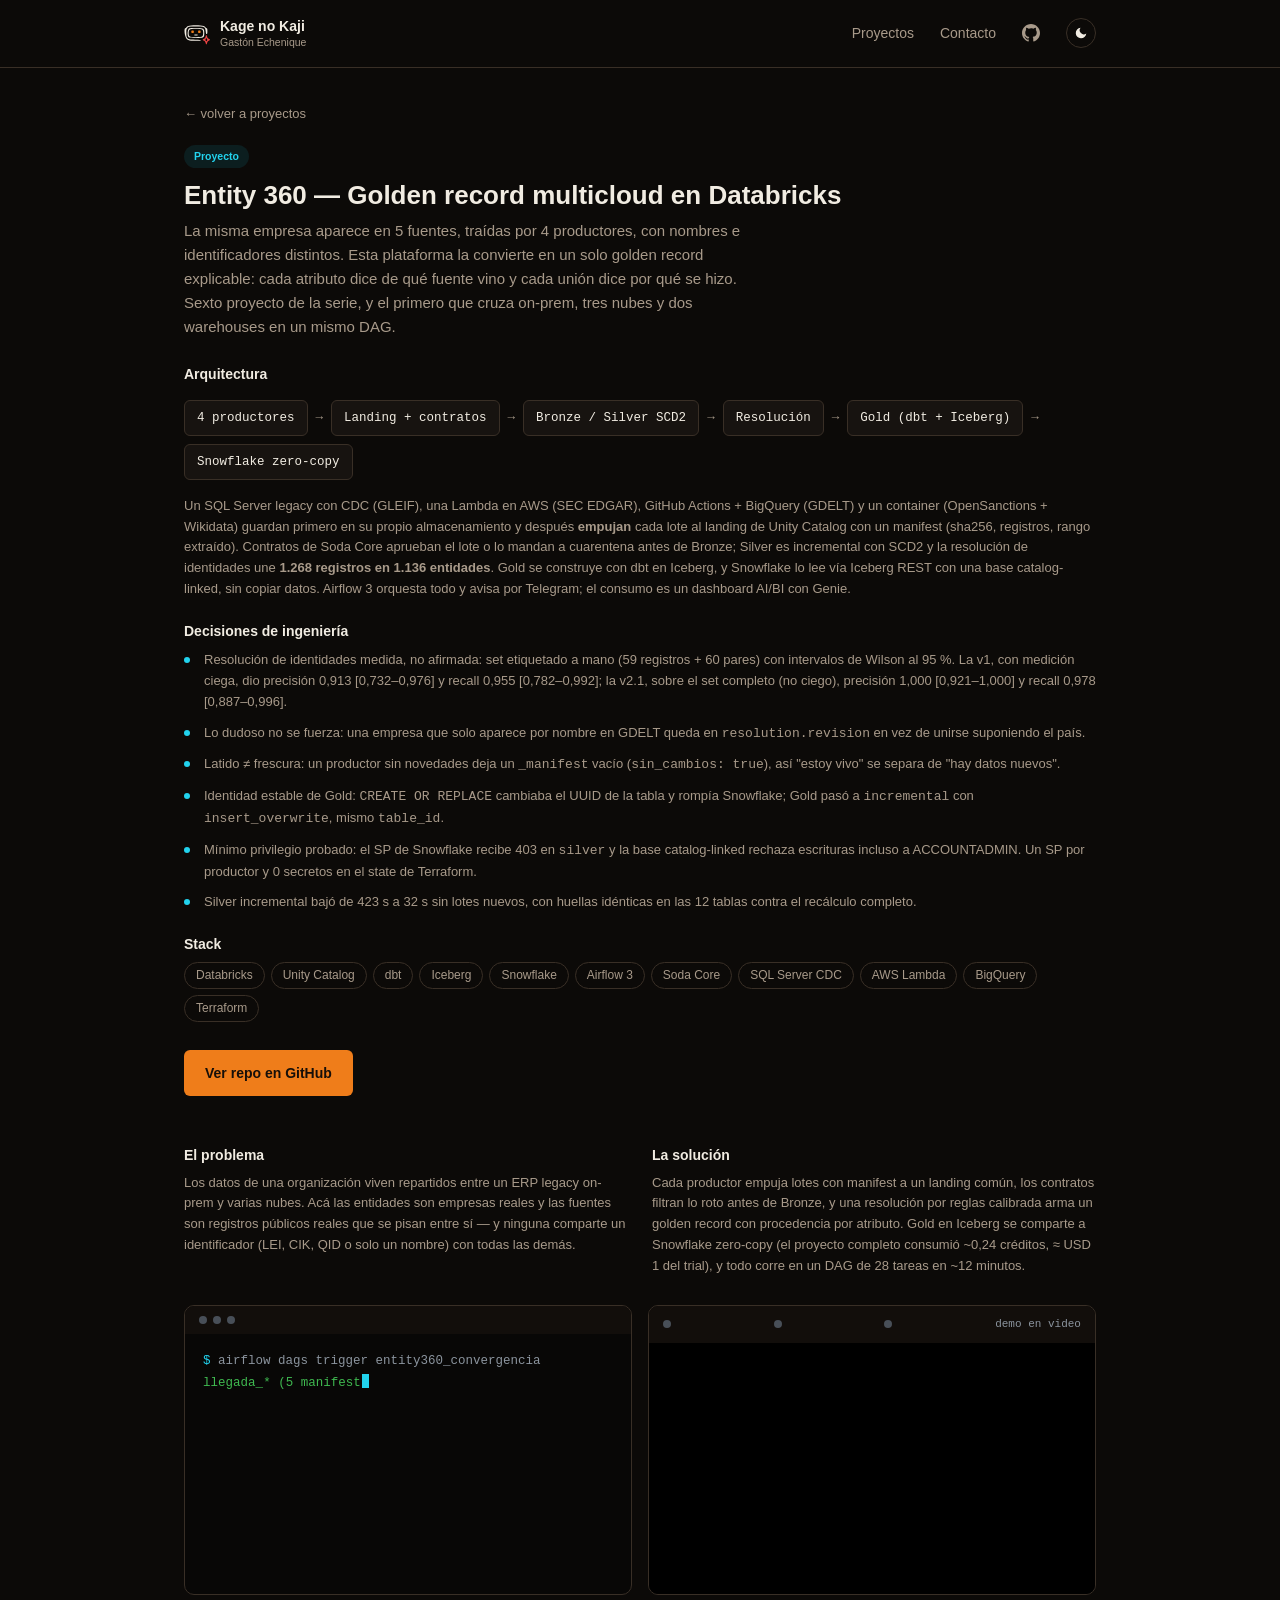
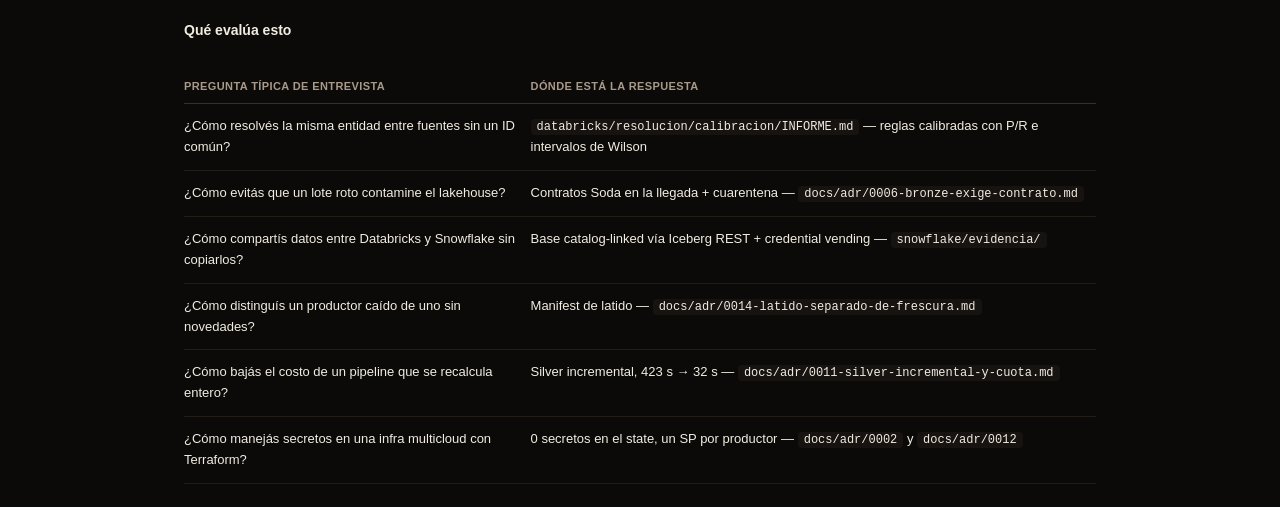
<file: proyectos/entity360-multicloud-databricks.html>
<!doctype html>
<html lang="es">
<head>
<!-- Google Tag Manager -->
<script>(function(w,d,s,l,i){w[l]=w[l]||[];w[l].push({'gtm.start':
new Date().getTime(),event:'gtm.js'});var f=d.getElementsByTagName(s)[0],
j=d.createElement(s),dl=l!='dataLayer'?'&l='+l:'';j.async=true;j.src=
'https://www.googletagmanager.com/gtm.js?id='+i+dl;f.parentNode.insertBefore(j,f);
})(window,document,'script','dataLayer','GTM-N8MQ3VTC');</script>
<!-- End Google Tag Manager -->
<meta charset="utf-8">
<meta name="author" content="Gastón Echenique">
<title>Entity 360 — Golden record multicloud en Databricks — Kage no Kaji</title>
<meta name="viewport" content="width=device-width, initial-scale=1">
<meta property="og:type" content="article">
<meta property="og:url" content="https://gechenique-dataeng.vercel.app/proyectos/entity360-multicloud-databricks.html">
<meta property="og:title" content="Entity 360 — Golden record multicloud en Databricks — Kage no Kaji">
<meta property="og:description" content="La misma empresa en 5 fuentes y 4 productores (on-prem, AWS, GCP, container) resuelta en un golden record explicable: contratos Soda, Medallion SCD2, dbt + Iceberg y Snowflake zero-copy, orquestado con Airflow.">
<meta property="og:image" content="https://gechenique-dataeng.vercel.app/assets/og-image.png?v=3">
<meta name="twitter:card" content="summary_large_image">
<meta name="twitter:title" content="Entity 360 — Golden record multicloud en Databricks — Kage no Kaji">
<meta name="twitter:image" content="https://gechenique-dataeng.vercel.app/assets/og-image.png?v=3">
<link rel="icon" type="image/svg+xml" href="../assets/robot-icon.svg">
<script>if(localStorage.getItem('theme')!=='light')document.documentElement.classList.add('dark');</script>
<link rel="stylesheet" href="../css/style.css">
</head>
<body>
<!-- Google Tag Manager (noscript) -->
<noscript><iframe src="https://www.googletagmanager.com/ns.html?id=GTM-N8MQ3VTC"
height="0" width="0" style="display:none;visibility:hidden"></iframe></noscript>
<!-- End Google Tag Manager (noscript) -->

<nav class="nav">
  <div class="wrap">
    <div class="brand">
      <svg class="icon-auto" width="26" height="26" viewBox="0 0 50 50" aria-hidden="true"><g transform="translate(0,50) scale(0.1,-0.1)"><path fill="currentColor" d="M82 385 c-18 -8 -35 -21 -38 -30 -3 -8 -12 -15 -20 -15 -20 0 -18 -92 4 -155 24 -71 56 -85 194 -85 151 0 146 18 -7 22 -114 3 -126 5 -147 26 -20 20 -23 33 -23 102 0 69 3 82 23 102 21 22 30 23 162 23 165 0 179 -7 188 -94 3 -34 9 -51 18 -51 10 0 14 15 14 55 0 40 -4 55 -14 55 -8 0 -17 7 -20 15 -3 9 -21 22 -41 30 -47 20 -247 20 -293 0z"/><path fill="currentColor" d="M103 340 c-36 -15 -45 -142 -13 -174 7 -7 58 -11 141 -11 153 0 159 3 159 95 0 90 -7 95 -147 97 -65 2 -128 -2 -140 -7z m251 -26 c21 -21 21 -107 0 -128 -23 -23 -225 -23 -248 0 -21 21 -21 107 0 128 23 23 225 23 248 0z"/><path style="fill:var(--ember)" d="M140 275 c0 -20 5 -25 25 -25 20 0 25 5 25 25 0 20 -5 25 -25 25 -20 0 -25 -5 -25 -25z"/><path style="fill:var(--ember)" d="M270 275 c0 -20 5 -25 25 -25 20 0 25 5 25 25 0 20 -5 25 -25 25 -20 0 -25 -5 -25 -25z"/><path fill="currentColor" d="M190 210 c0 -5 18 -10 40 -10 22 0 40 5 40 10 0 6 -18 10 -40 10 -22 0 -40 -4 -40 -10z"/><path style="fill:var(--red)" d="M415 179 c-4 -18 -16 -35 -31 -41 -13 -6 -24 -14 -24 -18 0 -4 11 -12 24 -18 15 -6 27 -23 31 -41 4 -17 10 -31 15 -31 5 0 11 14 15 31 4 18 16 35 31 41 13 6 24 14 24 18 0 4 -11 12 -24 18 -15 6 -27 23 -31 41 -4 17 -10 31 -15 31 -5 0 -11 -14 -15 -31z m29 -44 c6 -17 -2 -45 -14 -45 -12 0 -20 28 -14 45 4 8 10 15 14 15 4 0 10 -7 14 -15z"/></g></svg>
      <div class="brand-text">
        <span class="brand-name">Kage no Kaji</span>
        <span class="brand-sub">Gastón Echenique</span>
      </div>
    </div>
    <div class="nav-links">
      <a href="../index.html#proyectos">Proyectos</a>
      <a href="../index.html#footer">Contacto</a>
      <a class="icon-link" href="https://github.com/oechenique" target="_blank" aria-label="GitHub">
        <svg width="18" height="18" viewBox="0 0 24 24" fill="currentColor"><path d="M12 0C5.37 0 0 5.373 0 12c0 5.303 3.438 9.8 8.205 11.385.6.113.82-.258.82-.577 0-.284-.01-1.04-.015-2.04-3.338.724-4.042-1.61-4.042-1.61-.546-1.385-1.333-1.754-1.333-1.754-1.09-.744.083-.729.083-.729 1.205.084 1.84 1.237 1.84 1.237 1.07 1.834 2.807 1.304 3.492.997.108-.775.418-1.305.762-1.605-2.665-.303-5.466-1.332-5.466-5.93 0-1.31.468-2.38 1.235-3.22-.123-.303-.535-1.523.117-3.176 0 0 1.008-.322 3.3 1.23a11.5 11.5 0 013.003-.404c1.02.005 2.047.138 3.003.404 2.29-1.552 3.297-1.23 3.297-1.23.653 1.653.24 2.873.118 3.176.77.84 1.233 1.91 1.233 3.22 0 4.61-2.804 5.624-5.475 5.92.43.372.823 1.102.823 2.222 0 1.606-.014 2.898-.014 3.293 0 .32.216.694.825.576C20.565 21.795 24 17.298 24 12c0-6.627-5.373-12-12-12z"/></svg>
      </a>
      <button class="theme-toggle" id="theme-toggle" aria-label="Cambiar tema">
        <svg class="icon-sun" width="14" height="14" viewBox="0 0 24 24" fill="none" stroke="currentColor" stroke-width="2"><circle cx="12" cy="12" r="4"/><path d="M12 2v2M12 20v2M4.9 4.9l1.4 1.4M17.7 17.7l1.4 1.4M2 12h2M20 12h2M4.9 19.1l1.4-1.4M17.7 6.3l1.4-1.4"/></svg>
        <svg class="icon-moon" width="14" height="14" viewBox="0 0 24 24" fill="currentColor"><path d="M21 12.8A9 9 0 1111.2 3a7 7 0 009.8 9.8z"/></svg>
      </button>
    </div>
  </div>
</nav>

<div class="wrap" style="padding-top:8px;">

  <a class="breadcrumb" href="../index.html#proyectos">← volver a proyectos</a>

  <div>
    <span class="tag tag-cyan">Proyecto</span>
    <h1 style="font-size:26px;margin:12px 0 8px;">Entity 360 — Golden record multicloud en Databricks</h1>
    <p class="sub" style="max-width:560px;">La misma empresa aparece en 5 fuentes, traídas por 4 productores, con nombres e identificadores distintos. Esta plataforma la convierte en un solo golden record explicable: cada atributo dice de qué fuente vino y cada unión dice por qué se hizo. Sexto proyecto de la serie, y el primero que cruza on-prem, tres nubes y dos warehouses en un mismo DAG.</p>
  </div>

  <div class="col-title" style="margin-top:8px;">Arquitectura</div>
  <div class="flow">
    <div class="flow-step">4 productores</div><span class="flow-arrow">→</span>
    <div class="flow-step">Landing + contratos</div><span class="flow-arrow">→</span>
    <div class="flow-step">Bronze / Silver SCD2</div><span class="flow-arrow">→</span>
    <div class="flow-step">Resolución</div><span class="flow-arrow">→</span>
    <div class="flow-step">Gold (dbt + Iceberg)</div><span class="flow-arrow">→</span>
    <div class="flow-step">Snowflake zero-copy</div>
  </div>
  <p class="col-text" style="margin-bottom:20px;">
    Un SQL Server legacy con CDC (GLEIF), una Lambda en AWS (SEC EDGAR), GitHub Actions + BigQuery (GDELT) y un container (OpenSanctions + Wikidata) guardan primero en su propio almacenamiento y después <strong>empujan</strong> cada lote al landing de Unity Catalog con un manifest (sha256, registros, rango extraído). Contratos de Soda Core aprueban el lote o lo mandan a cuarentena antes de Bronze; Silver es incremental con SCD2 y la resolución de identidades une <strong>1.268 registros en 1.136 entidades</strong>. Gold se construye con dbt en Iceberg, y Snowflake lo lee vía Iceberg REST con una base catalog-linked, sin copiar datos. Airflow 3 orquesta todo y avisa por Telegram; el consumo es un dashboard AI/BI con Genie.
  </p>

  <div class="col-title">Decisiones de ingeniería</div>
  <ul class="decisions">
    <li>Resolución de identidades medida, no afirmada: set etiquetado a mano (59 registros + 60 pares) con intervalos de Wilson al 95 %. La v1, con medición ciega, dio precisión 0,913 [0,732–0,976] y recall 0,955 [0,782–0,992]; la v2.1, sobre el set completo (no ciego), precisión 1,000 [0,921–1,000] y recall 0,978 [0,887–0,996].</li>
    <li>Lo dudoso no se fuerza: una empresa que solo aparece por nombre en GDELT queda en <code>resolution.revision</code> en vez de unirse suponiendo el país.</li>
    <li>Latido ≠ frescura: un productor sin novedades deja un <code>_manifest</code> vacío (<code>sin_cambios: true</code>), así "estoy vivo" se separa de "hay datos nuevos".</li>
    <li>Identidad estable de Gold: <code>CREATE OR REPLACE</code> cambiaba el UUID de la tabla y rompía Snowflake; Gold pasó a <code>incremental</code> con <code>insert_overwrite</code>, mismo <code>table_id</code>.</li>
    <li>Mínimo privilegio probado: el SP de Snowflake recibe 403 en <code>silver</code> y la base catalog-linked rechaza escrituras incluso a ACCOUNTADMIN. Un SP por productor y 0 secretos en el state de Terraform.</li>
    <li>Silver incremental bajó de 423 s a 32 s sin lotes nuevos, con huellas idénticas en las 12 tablas contra el recálculo completo.</li>
  </ul>

  <div class="col-title">Stack</div>
  <div class="badges" style="margin-top:0;">
    <span class="badge">Databricks</span>
    <span class="badge">Unity Catalog</span>
    <span class="badge">dbt</span>
    <span class="badge">Iceberg</span>
    <span class="badge">Snowflake</span>
    <span class="badge">Airflow 3</span>
    <span class="badge">Soda Core</span>
    <span class="badge">SQL Server CDC</span>
    <span class="badge">AWS Lambda</span>
    <span class="badge">BigQuery</span>
    <span class="badge">Terraform</span>
  </div>

  <div class="btn-row" style="margin:0 0 48px;">
    <a class="btn btn-primary" href="https://github.com/oechenique/entity360-multicloud-databricks" target="_blank">Ver repo en GitHub</a>
  </div>

  <div class="two-col">
    <div>
      <div class="col-title">El problema</div>
      <div class="col-text">Los datos de una organización viven repartidos entre un ERP legacy on-prem y varias nubes. Acá las entidades son empresas reales y las fuentes son registros públicos reales que se pisan entre sí — y ninguna comparte un identificador (LEI, CIK, QID o solo un nombre) con todas las demás.</div>
    </div>
    <div>
      <div class="col-title">La solución</div>
      <div class="col-text">Cada productor empuja lotes con manifest a un landing común, los contratos filtran lo roto antes de Bronze, y una resolución por reglas calibrada arma un golden record con procedencia por atributo. Gold en Iceberg se comparte a Snowflake zero-copy (el proyecto completo consumió ~0,24 créditos, ≈ USD 1 del trial), y todo corre en un DAG de 28 tareas en ~12 minutos.</div>
    </div>
  </div>

  <div class="terminal-row">
    <div class="terminal">
      <div class="terminal-bar"><div class="dot"></div><div class="dot"></div><div class="dot"></div></div>
      <div class="terminal-body" id="project-terminal-body" data-lines='[{"text":"$ airflow dags trigger entity360_convergencia"},{"text":"llegada_* (5 manifests) + contratos Soda... OK","cls":"ok"},{"text":"medallion: bronze → silver SCD2 → resolución... OK","cls":"ok"},{"text":"dbt_gold (5 modelos Iceberg + tests)... OK","cls":"ok"},{"text":"snowflake_refrescar + dbt_marts... OK","cls":"ok"},{"text":"28/28 tareas en 12 min 44 s ✓ — aviso por Telegram","cls":"out"}]'></div>
    </div>
    <div class="video-window">
      <div class="terminal-bar"><div class="dot"></div><div class="dot"></div><div class="dot"></div><span class="video-window-label">demo en video</span></div>
      <div class="video-embed">
        <iframe src="https://www.youtube.com/embed/f-xG-CRQHBE" title="Demo — Entity 360 multicloud en Databricks" loading="lazy" allow="accelerometer; autoplay; clipboard-write; encrypted-media; gyroscope; picture-in-picture; web-share" allowfullscreen></iframe>
      </div>
    </div>
  </div>

  <div class="col-title" style="margin-top:24px;">Qué evalúa esto</div>
  <table class="evals">
    <tr><th>Pregunta típica de entrevista</th><th>Dónde está la respuesta</th></tr>
    <tr><td>¿Cómo resolvés la misma entidad entre fuentes sin un ID común?</td><td><code>databricks/resolucion/calibracion/INFORME.md</code> — reglas calibradas con P/R e intervalos de Wilson</td></tr>
    <tr><td>¿Cómo evitás que un lote roto contamine el lakehouse?</td><td>Contratos Soda en la llegada + cuarentena — <code>docs/adr/0006-bronze-exige-contrato.md</code></td></tr>
    <tr><td>¿Cómo compartís datos entre Databricks y Snowflake sin copiarlos?</td><td>Base catalog-linked vía Iceberg REST + credential vending — <code>snowflake/evidencia/</code></td></tr>
    <tr><td>¿Cómo distinguís un productor caído de uno sin novedades?</td><td>Manifest de latido — <code>docs/adr/0014-latido-separado-de-frescura.md</code></td></tr>
    <tr><td>¿Cómo bajás el costo de un pipeline que se recalcula entero?</td><td>Silver incremental, 423 s → 32 s — <code>docs/adr/0011-silver-incremental-y-cuota.md</code></td></tr>
    <tr><td>¿Cómo manejás secretos en una infra multicloud con Terraform?</td><td>0 secretos en el state, un SP por productor — <code>docs/adr/0002</code> y <code>docs/adr/0012</code></td></tr>
  </table>

</div>

<script src="../js/script.js"></script>
</body>
</html>
</file>
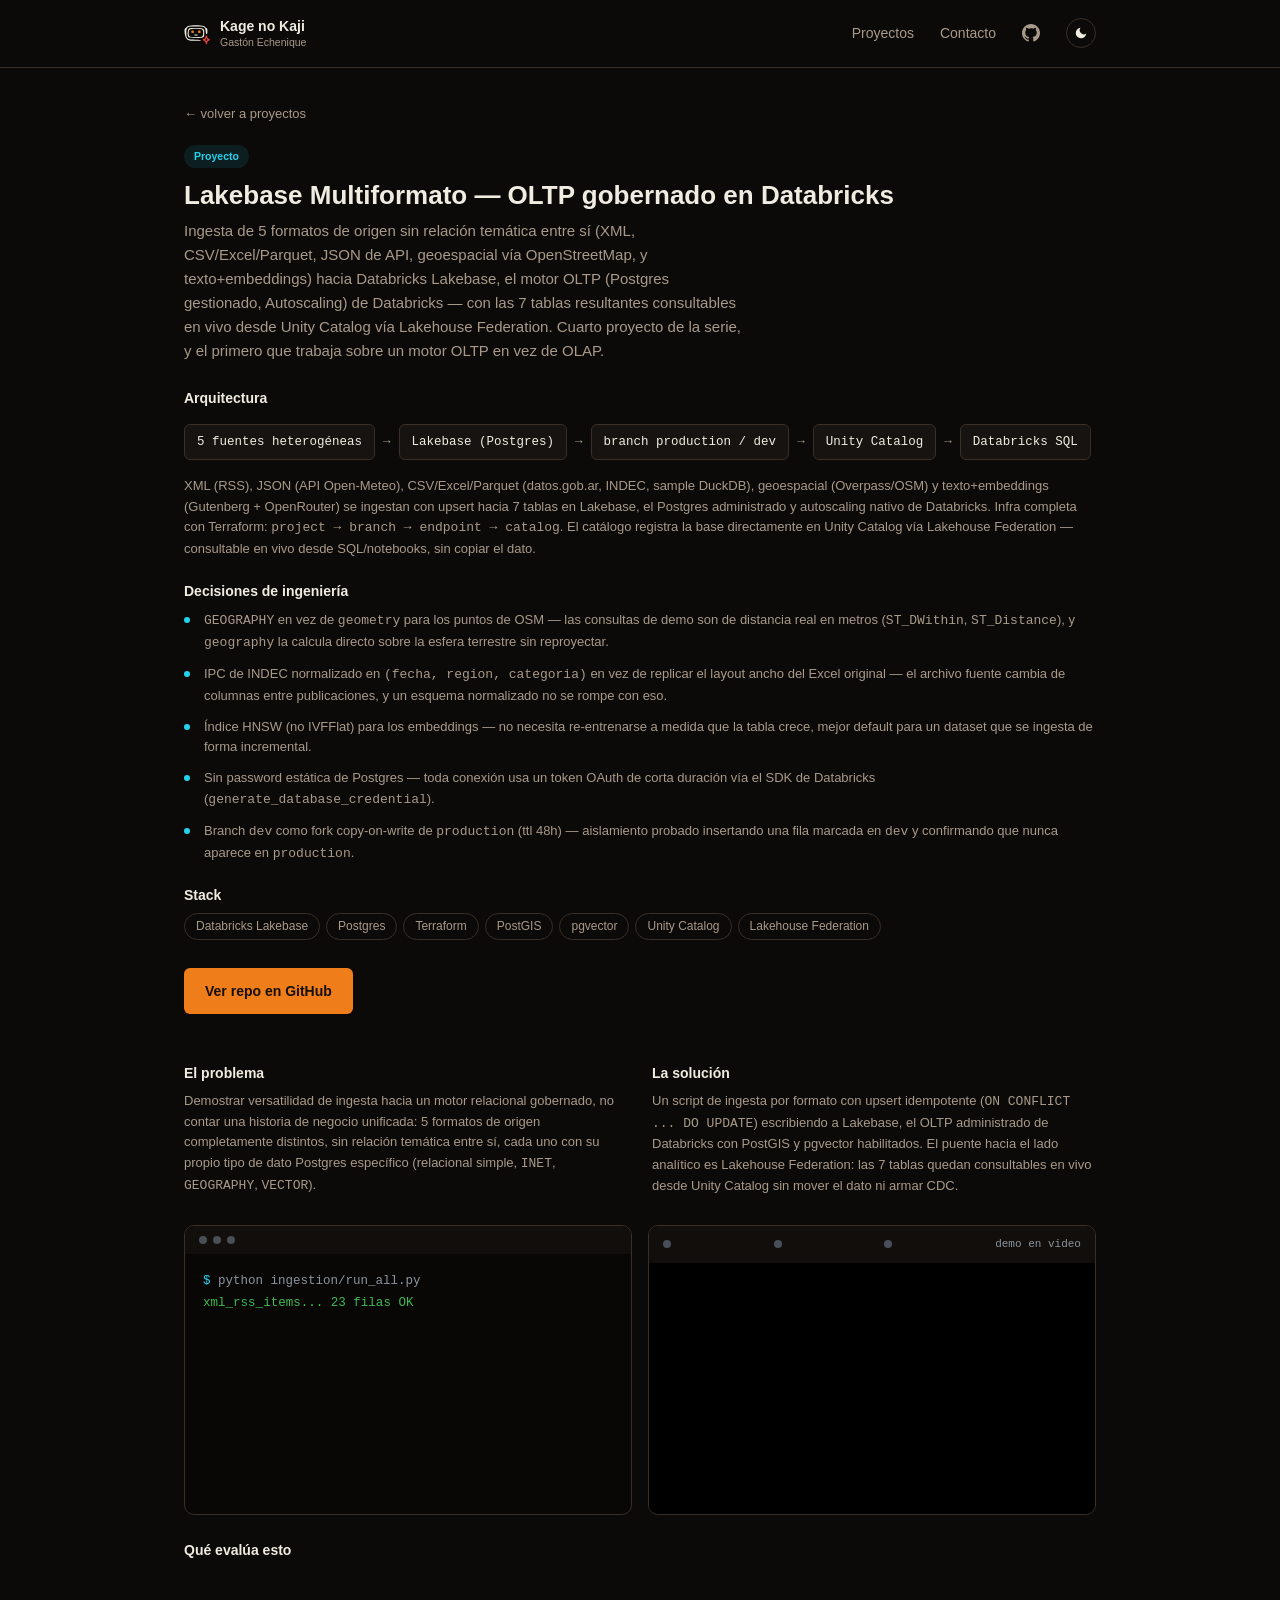
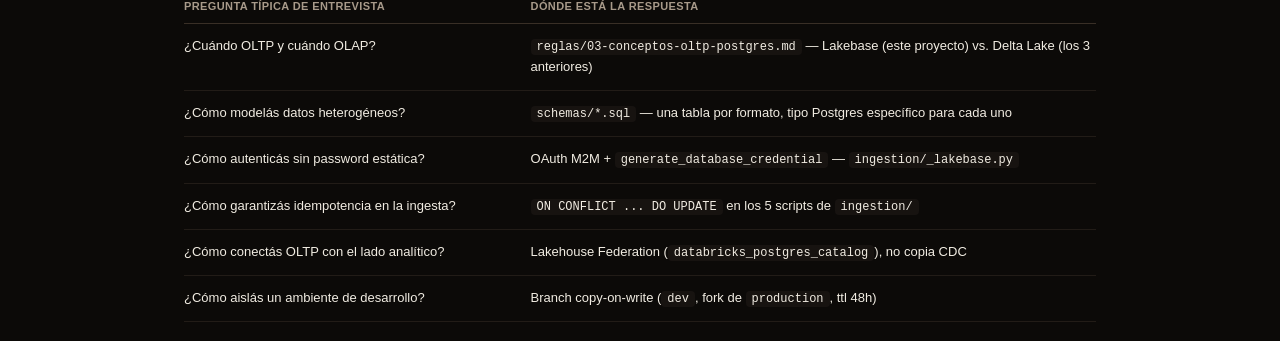
<file: proyectos/lakebase-multiformato.html>
<!doctype html>
<html lang="es">
<head>
<!-- Google Tag Manager -->
<script>(function(w,d,s,l,i){w[l]=w[l]||[];w[l].push({'gtm.start':
new Date().getTime(),event:'gtm.js'});var f=d.getElementsByTagName(s)[0],
j=d.createElement(s),dl=l!='dataLayer'?'&l='+l:'';j.async=true;j.src=
'https://www.googletagmanager.com/gtm.js?id='+i+dl;f.parentNode.insertBefore(j,f);
})(window,document,'script','dataLayer','GTM-N8MQ3VTC');</script>
<!-- End Google Tag Manager -->
<meta charset="utf-8">
<meta name="author" content="Gastón Echenique">
<title>Lakebase Multiformato — OLTP gobernado en Databricks — Kage no Kaji</title>
<meta name="viewport" content="width=device-width, initial-scale=1">
<meta property="og:type" content="article">
<meta property="og:url" content="https://gechenique-dataeng.vercel.app/proyectos/lakebase-multiformato.html">
<meta property="og:title" content="Lakebase Multiformato — OLTP gobernado en Databricks — Kage no Kaji">
<meta property="og:description" content="5 formatos heterogéneos ingestados a Lakebase (Postgres gestionado), consultables en vivo desde Unity Catalog vía Lakehouse Federation.">
<meta property="og:image" content="https://gechenique-dataeng.vercel.app/assets/og-image.png?v=3">
<meta name="twitter:card" content="summary_large_image">
<meta name="twitter:title" content="Lakebase Multiformato — OLTP gobernado en Databricks — Kage no Kaji">
<meta name="twitter:image" content="https://gechenique-dataeng.vercel.app/assets/og-image.png?v=3">
<link rel="icon" type="image/svg+xml" href="../assets/robot-icon.svg">
<script>if(localStorage.getItem('theme')!=='light')document.documentElement.classList.add('dark');</script>
<link rel="stylesheet" href="../css/style.css">
</head>
<body>
<!-- Google Tag Manager (noscript) -->
<noscript><iframe src="https://www.googletagmanager.com/ns.html?id=GTM-N8MQ3VTC"
height="0" width="0" style="display:none;visibility:hidden"></iframe></noscript>
<!-- End Google Tag Manager (noscript) -->

<nav class="nav">
  <div class="wrap">
    <div class="brand">
      <svg class="icon-auto" width="26" height="26" viewBox="0 0 50 50" aria-hidden="true"><g transform="translate(0,50) scale(0.1,-0.1)"><path fill="currentColor" d="M82 385 c-18 -8 -35 -21 -38 -30 -3 -8 -12 -15 -20 -15 -20 0 -18 -92 4 -155 24 -71 56 -85 194 -85 151 0 146 18 -7 22 -114 3 -126 5 -147 26 -20 20 -23 33 -23 102 0 69 3 82 23 102 21 22 30 23 162 23 165 0 179 -7 188 -94 3 -34 9 -51 18 -51 10 0 14 15 14 55 0 40 -4 55 -14 55 -8 0 -17 7 -20 15 -3 9 -21 22 -41 30 -47 20 -247 20 -293 0z"/><path fill="currentColor" d="M103 340 c-36 -15 -45 -142 -13 -174 7 -7 58 -11 141 -11 153 0 159 3 159 95 0 90 -7 95 -147 97 -65 2 -128 -2 -140 -7z m251 -26 c21 -21 21 -107 0 -128 -23 -23 -225 -23 -248 0 -21 21 -21 107 0 128 23 23 225 23 248 0z"/><path style="fill:var(--ember)" d="M140 275 c0 -20 5 -25 25 -25 20 0 25 5 25 25 0 20 -5 25 -25 25 -20 0 -25 -5 -25 -25z"/><path style="fill:var(--ember)" d="M270 275 c0 -20 5 -25 25 -25 20 0 25 5 25 25 0 20 -5 25 -25 25 -20 0 -25 -5 -25 -25z"/><path fill="currentColor" d="M190 210 c0 -5 18 -10 40 -10 22 0 40 5 40 10 0 6 -18 10 -40 10 -22 0 -40 -4 -40 -10z"/><path style="fill:var(--red)" d="M415 179 c-4 -18 -16 -35 -31 -41 -13 -6 -24 -14 -24 -18 0 -4 11 -12 24 -18 15 -6 27 -23 31 -41 4 -17 10 -31 15 -31 5 0 11 14 15 31 4 18 16 35 31 41 13 6 24 14 24 18 0 4 -11 12 -24 18 -15 6 -27 23 -31 41 -4 17 -10 31 -15 31 -5 0 -11 -14 -15 -31z m29 -44 c6 -17 -2 -45 -14 -45 -12 0 -20 28 -14 45 4 8 10 15 14 15 4 0 10 -7 14 -15z"/></g></svg>
      <div class="brand-text">
        <span class="brand-name">Kage no Kaji</span>
        <span class="brand-sub">Gastón Echenique</span>
      </div>
    </div>
    <div class="nav-links">
      <a href="../index.html#proyectos">Proyectos</a>
      <a href="../index.html#footer">Contacto</a>
      <a class="icon-link" href="https://github.com/oechenique" target="_blank" aria-label="GitHub">
        <svg width="18" height="18" viewBox="0 0 24 24" fill="currentColor"><path d="M12 0C5.37 0 0 5.373 0 12c0 5.303 3.438 9.8 8.205 11.385.6.113.82-.258.82-.577 0-.284-.01-1.04-.015-2.04-3.338.724-4.042-1.61-4.042-1.61-.546-1.385-1.333-1.754-1.333-1.754-1.09-.744.083-.729.083-.729 1.205.084 1.84 1.237 1.84 1.237 1.07 1.834 2.807 1.304 3.492.997.108-.775.418-1.305.762-1.605-2.665-.303-5.466-1.332-5.466-5.93 0-1.31.468-2.38 1.235-3.22-.123-.303-.535-1.523.117-3.176 0 0 1.008-.322 3.3 1.23a11.5 11.5 0 013.003-.404c1.02.005 2.047.138 3.003.404 2.29-1.552 3.297-1.23 3.297-1.23.653 1.653.24 2.873.118 3.176.77.84 1.233 1.91 1.233 3.22 0 4.61-2.804 5.624-5.475 5.92.43.372.823 1.102.823 2.222 0 1.606-.014 2.898-.014 3.293 0 .32.216.694.825.576C20.565 21.795 24 17.298 24 12c0-6.627-5.373-12-12-12z"/></svg>
      </a>
      <button class="theme-toggle" id="theme-toggle" aria-label="Cambiar tema">
        <svg class="icon-sun" width="14" height="14" viewBox="0 0 24 24" fill="none" stroke="currentColor" stroke-width="2"><circle cx="12" cy="12" r="4"/><path d="M12 2v2M12 20v2M4.9 4.9l1.4 1.4M17.7 17.7l1.4 1.4M2 12h2M20 12h2M4.9 19.1l1.4-1.4M17.7 6.3l1.4-1.4"/></svg>
        <svg class="icon-moon" width="14" height="14" viewBox="0 0 24 24" fill="currentColor"><path d="M21 12.8A9 9 0 1111.2 3a7 7 0 009.8 9.8z"/></svg>
      </button>
    </div>
  </div>
</nav>

<div class="wrap" style="padding-top:8px;">

  <a class="breadcrumb" href="../index.html#proyectos">← volver a proyectos</a>

  <div>
    <span class="tag tag-cyan">Proyecto</span>
    <h1 style="font-size:26px;margin:12px 0 8px;">Lakebase Multiformato — OLTP gobernado en Databricks</h1>
    <p class="sub" style="max-width:560px;">Ingesta de 5 formatos de origen sin relación temática entre sí (XML, CSV/Excel/Parquet, JSON de API, geoespacial vía OpenStreetMap, y texto+embeddings) hacia Databricks Lakebase, el motor OLTP (Postgres gestionado, Autoscaling) de Databricks — con las 7 tablas resultantes consultables en vivo desde Unity Catalog vía Lakehouse Federation. Cuarto proyecto de la serie, y el primero que trabaja sobre un motor OLTP en vez de OLAP.</p>
  </div>

  <div class="col-title" style="margin-top:8px;">Arquitectura</div>
  <div class="flow">
    <div class="flow-step">5 fuentes heterogéneas</div><span class="flow-arrow">→</span>
    <div class="flow-step">Lakebase (Postgres)</div><span class="flow-arrow">→</span>
    <div class="flow-step">branch production / dev</div><span class="flow-arrow">→</span>
    <div class="flow-step">Unity Catalog</div><span class="flow-arrow">→</span>
    <div class="flow-step">Databricks SQL</div>
  </div>
  <p class="col-text" style="margin-bottom:20px;">
    XML (RSS), JSON (API Open-Meteo), CSV/Excel/Parquet (datos.gob.ar, INDEC, sample DuckDB), geoespacial (Overpass/OSM) y texto+embeddings (Gutenberg + OpenRouter) se ingestan con upsert hacia 7 tablas en Lakebase, el Postgres administrado y autoscaling nativo de Databricks. Infra completa con Terraform: <code>project → branch → endpoint → catalog</code>. El catálogo registra la base directamente en Unity Catalog vía Lakehouse Federation — consultable en vivo desde SQL/notebooks, sin copiar el dato.
  </p>

  <div class="col-title">Decisiones de ingeniería</div>
  <ul class="decisions">
    <li><code>GEOGRAPHY</code> en vez de <code>geometry</code> para los puntos de OSM — las consultas de demo son de distancia real en metros (<code>ST_DWithin</code>, <code>ST_Distance</code>), y <code>geography</code> la calcula directo sobre la esfera terrestre sin reproyectar.</li>
    <li>IPC de INDEC normalizado en <code>(fecha, region, categoria)</code> en vez de replicar el layout ancho del Excel original — el archivo fuente cambia de columnas entre publicaciones, y un esquema normalizado no se rompe con eso.</li>
    <li>Índice HNSW (no IVFFlat) para los embeddings — no necesita re-entrenarse a medida que la tabla crece, mejor default para un dataset que se ingesta de forma incremental.</li>
    <li>Sin password estática de Postgres — toda conexión usa un token OAuth de corta duración vía el SDK de Databricks (<code>generate_database_credential</code>).</li>
    <li>Branch <code>dev</code> como fork copy-on-write de <code>production</code> (ttl 48h) — aislamiento probado insertando una fila marcada en <code>dev</code> y confirmando que nunca aparece en <code>production</code>.</li>
  </ul>

  <div class="col-title">Stack</div>
  <div class="badges" style="margin-top:0;">
    <span class="badge">Databricks Lakebase</span>
    <span class="badge">Postgres</span>
    <span class="badge">Terraform</span>
    <span class="badge">PostGIS</span>
    <span class="badge">pgvector</span>
    <span class="badge">Unity Catalog</span>
    <span class="badge">Lakehouse Federation</span>
  </div>

  <div class="btn-row" style="margin:0 0 48px;">
    <a class="btn btn-primary" href="https://github.com/oechenique/lakebase-multiformat-databricks" target="_blank">Ver repo en GitHub</a>
  </div>

  <div class="two-col">
    <div>
      <div class="col-title">El problema</div>
      <div class="col-text">Demostrar versatilidad de ingesta hacia un motor relacional gobernado, no contar una historia de negocio unificada: 5 formatos de origen completamente distintos, sin relación temática entre sí, cada uno con su propio tipo de dato Postgres específico (relacional simple, <code>INET</code>, <code>GEOGRAPHY</code>, <code>VECTOR</code>).</div>
    </div>
    <div>
      <div class="col-title">La solución</div>
      <div class="col-text">Un script de ingesta por formato con upsert idempotente (<code>ON CONFLICT ... DO UPDATE</code>) escribiendo a Lakebase, el OLTP administrado de Databricks con PostGIS y pgvector habilitados. El puente hacia el lado analítico es Lakehouse Federation: las 7 tablas quedan consultables en vivo desde Unity Catalog sin mover el dato ni armar CDC.</div>
    </div>
  </div>

  <div class="terminal-row">
    <div class="terminal">
      <div class="terminal-bar"><div class="dot"></div><div class="dot"></div><div class="dot"></div></div>
      <div class="terminal-body" id="project-terminal-body" data-lines='[{"text":"$ python ingestion/run_all.py"},{"text":"xml_rss_items... 23 filas OK","cls":"ok"},{"text":"json_weather_observations... 1 fila OK","cls":"ok"},{"text":"tabular_ipc_breakdown... 30420 filas OK","cls":"ok"},{"text":"geo_osm_points (PostGIS)... 100 filas OK","cls":"ok"},{"text":"embeddings_text_chunks (pgvector + HNSW)... 30 filas OK","cls":"ok"},{"text":"Ingesta completa hacia Lakebase ✓","cls":"out"}]'></div>
    </div>
    <div class="video-window">
      <div class="terminal-bar"><div class="dot"></div><div class="dot"></div><div class="dot"></div><span class="video-window-label">demo en video</span></div>
      <div class="video-embed">
        <iframe src="https://www.youtube.com/embed/5TSx-AvkcYQ" title="Demo — Lakebase Multiformato en Databricks" loading="lazy" allow="accelerometer; autoplay; clipboard-write; encrypted-media; gyroscope; picture-in-picture; web-share" allowfullscreen></iframe>
      </div>
    </div>
  </div>

  <div class="col-title" style="margin-top:24px;">Qué evalúa esto</div>
  <table class="evals">
    <tr><th>Pregunta típica de entrevista</th><th>Dónde está la respuesta</th></tr>
    <tr><td>¿Cuándo OLTP y cuándo OLAP?</td><td><code>reglas/03-conceptos-oltp-postgres.md</code> — Lakebase (este proyecto) vs. Delta Lake (los 3 anteriores)</td></tr>
    <tr><td>¿Cómo modelás datos heterogéneos?</td><td><code>schemas/*.sql</code> — una tabla por formato, tipo Postgres específico para cada uno</td></tr>
    <tr><td>¿Cómo autenticás sin password estática?</td><td>OAuth M2M + <code>generate_database_credential</code> — <code>ingestion/_lakebase.py</code></td></tr>
    <tr><td>¿Cómo garantizás idempotencia en la ingesta?</td><td><code>ON CONFLICT ... DO UPDATE</code> en los 5 scripts de <code>ingestion/</code></td></tr>
    <tr><td>¿Cómo conectás OLTP con el lado analítico?</td><td>Lakehouse Federation (<code>databricks_postgres_catalog</code>), no copia CDC</td></tr>
    <tr><td>¿Cómo aislás un ambiente de desarrollo?</td><td>Branch copy-on-write (<code>dev</code>, fork de <code>production</code>, ttl 48h)</td></tr>
  </table>

</div>

<script src="../js/script.js"></script>
</body>
</html>
</file>
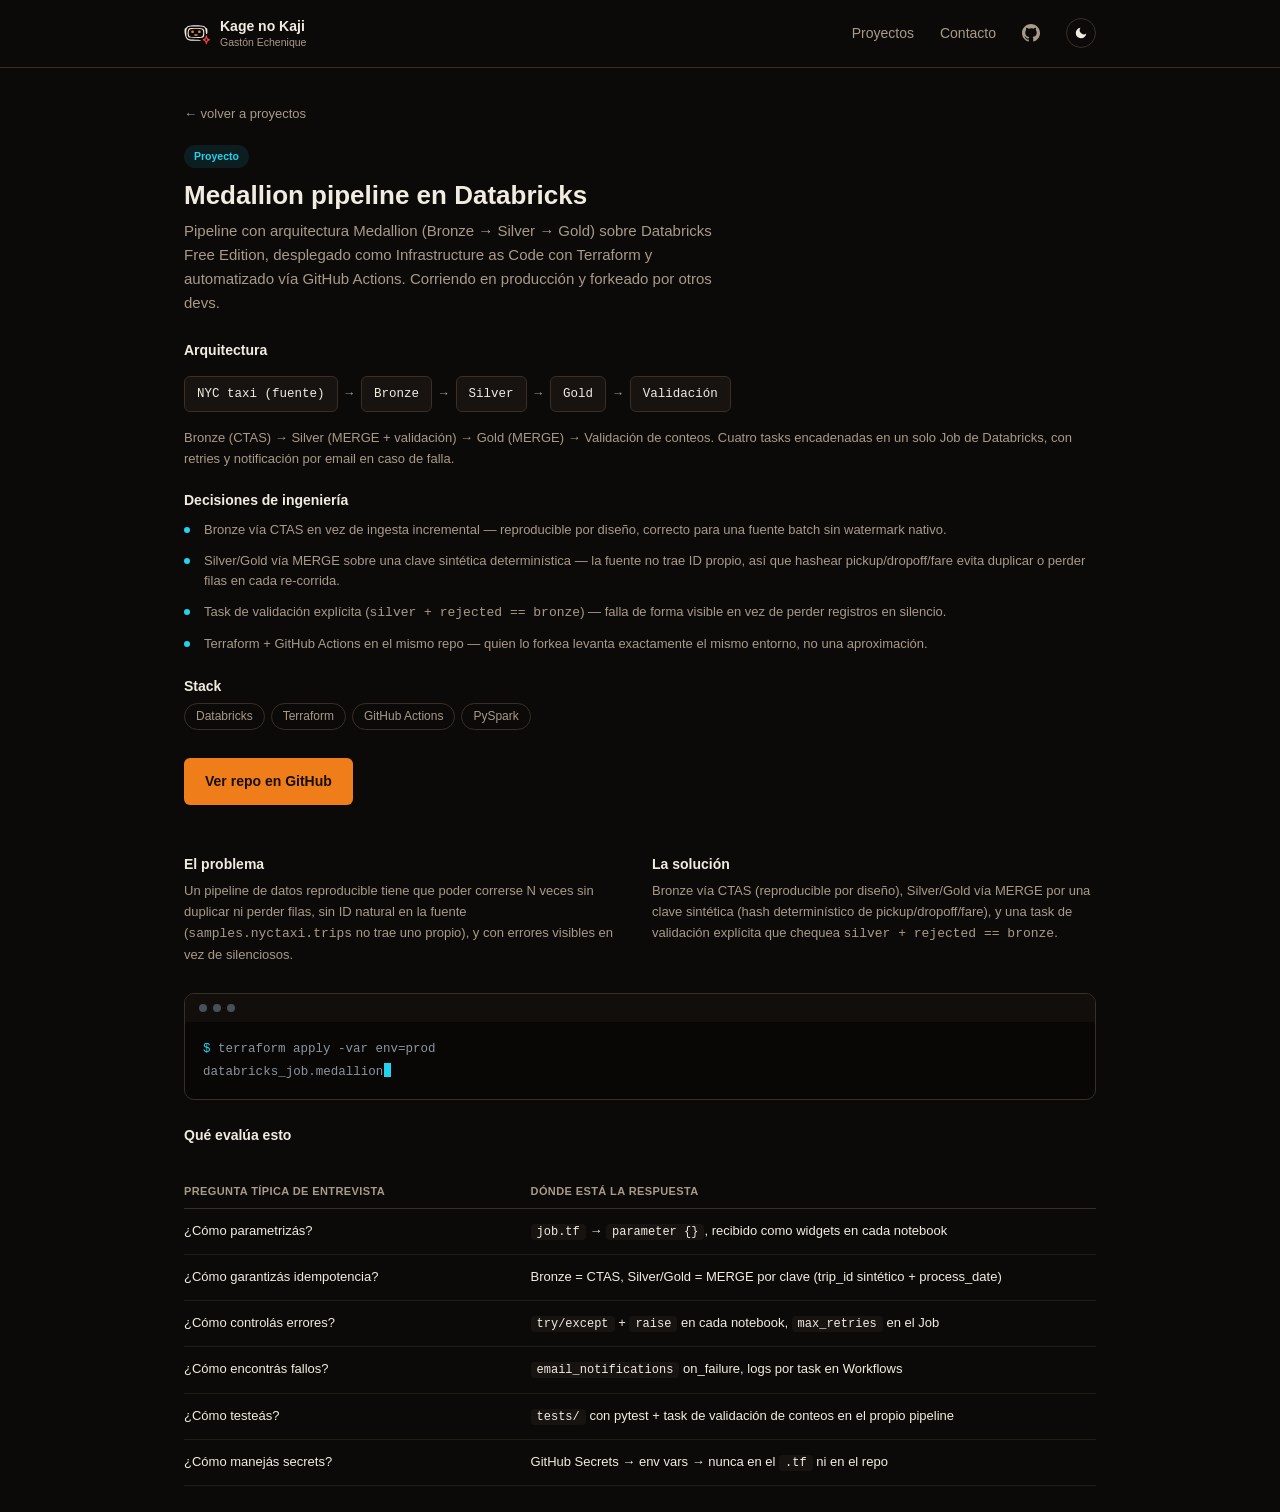
<file: proyectos/medallion-pipeline.html>
<!doctype html>
<html lang="es">
<head>
<!-- Google Tag Manager -->
<script>(function(w,d,s,l,i){w[l]=w[l]||[];w[l].push({'gtm.start':
new Date().getTime(),event:'gtm.js'});var f=d.getElementsByTagName(s)[0],
j=d.createElement(s),dl=l!='dataLayer'?'&l='+l:'';j.async=true;j.src=
'https://www.googletagmanager.com/gtm.js?id='+i+dl;f.parentNode.insertBefore(j,f);
})(window,document,'script','dataLayer','GTM-N8MQ3VTC');</script>
<!-- End Google Tag Manager -->
<meta charset="utf-8">
<meta name="author" content="Gastón Echenique">
<title>Medallion pipeline en Databricks — Kage no Kaji</title>
<meta name="viewport" content="width=device-width, initial-scale=1">
<meta property="og:type" content="article">
<meta property="og:url" content="https://gechenique-dataeng.vercel.app/proyectos/medallion-pipeline.html">
<meta property="og:title" content="Medallion pipeline en Databricks — Kage no Kaji">
<meta property="og:description" content="Pipeline con arquitectura Medallion (Bronze, Silver, Gold) sobre Databricks, desplegado como Infrastructure as Code con Terraform y automatizado con GitHub Actions.">
<meta property="og:image" content="https://gechenique-dataeng.vercel.app/assets/og-image.png?v=3">
<meta name="twitter:card" content="summary_large_image">
<meta name="twitter:title" content="Medallion pipeline en Databricks — Kage no Kaji">
<meta name="twitter:image" content="https://gechenique-dataeng.vercel.app/assets/og-image.png?v=3">
<link rel="icon" type="image/svg+xml" href="../assets/robot-icon.svg">
<script>if(localStorage.getItem('theme')!=='light')document.documentElement.classList.add('dark');</script>
<link rel="stylesheet" href="../css/style.css">
</head>
<body>
<!-- Google Tag Manager (noscript) -->
<noscript><iframe src="https://www.googletagmanager.com/ns.html?id=GTM-N8MQ3VTC"
height="0" width="0" style="display:none;visibility:hidden"></iframe></noscript>
<!-- End Google Tag Manager (noscript) -->

<nav class="nav">
  <div class="wrap">
    <div class="brand">
      <svg class="icon-auto" width="26" height="26" viewBox="0 0 50 50" aria-hidden="true"><g transform="translate(0,50) scale(0.1,-0.1)"><path fill="currentColor" d="M82 385 c-18 -8 -35 -21 -38 -30 -3 -8 -12 -15 -20 -15 -20 0 -18 -92 4 -155 24 -71 56 -85 194 -85 151 0 146 18 -7 22 -114 3 -126 5 -147 26 -20 20 -23 33 -23 102 0 69 3 82 23 102 21 22 30 23 162 23 165 0 179 -7 188 -94 3 -34 9 -51 18 -51 10 0 14 15 14 55 0 40 -4 55 -14 55 -8 0 -17 7 -20 15 -3 9 -21 22 -41 30 -47 20 -247 20 -293 0z"/><path fill="currentColor" d="M103 340 c-36 -15 -45 -142 -13 -174 7 -7 58 -11 141 -11 153 0 159 3 159 95 0 90 -7 95 -147 97 -65 2 -128 -2 -140 -7z m251 -26 c21 -21 21 -107 0 -128 -23 -23 -225 -23 -248 0 -21 21 -21 107 0 128 23 23 225 23 248 0z"/><path style="fill:var(--ember)" d="M140 275 c0 -20 5 -25 25 -25 20 0 25 5 25 25 0 20 -5 25 -25 25 -20 0 -25 -5 -25 -25z"/><path style="fill:var(--ember)" d="M270 275 c0 -20 5 -25 25 -25 20 0 25 5 25 25 0 20 -5 25 -25 25 -20 0 -25 -5 -25 -25z"/><path fill="currentColor" d="M190 210 c0 -5 18 -10 40 -10 22 0 40 5 40 10 0 6 -18 10 -40 10 -22 0 -40 -4 -40 -10z"/><path style="fill:var(--red)" d="M415 179 c-4 -18 -16 -35 -31 -41 -13 -6 -24 -14 -24 -18 0 -4 11 -12 24 -18 15 -6 27 -23 31 -41 4 -17 10 -31 15 -31 5 0 11 14 15 31 4 18 16 35 31 41 13 6 24 14 24 18 0 4 -11 12 -24 18 -15 6 -27 23 -31 41 -4 17 -10 31 -15 31 -5 0 -11 -14 -15 -31z m29 -44 c6 -17 -2 -45 -14 -45 -12 0 -20 28 -14 45 4 8 10 15 14 15 4 0 10 -7 14 -15z"/></g></svg>
      <div class="brand-text">
        <span class="brand-name">Kage no Kaji</span>
        <span class="brand-sub">Gastón Echenique</span>
      </div>
    </div>
    <div class="nav-links">
      <a href="../index.html#proyectos">Proyectos</a>
      <a href="../index.html#footer">Contacto</a>
      <a class="icon-link" href="https://github.com/oechenique" target="_blank" aria-label="GitHub">
        <svg width="18" height="18" viewBox="0 0 24 24" fill="currentColor"><path d="M12 0C5.37 0 0 5.373 0 12c0 5.303 3.438 9.8 8.205 11.385.6.113.82-.258.82-.577 0-.284-.01-1.04-.015-2.04-3.338.724-4.042-1.61-4.042-1.61-.546-1.385-1.333-1.754-1.333-1.754-1.09-.744.083-.729.083-.729 1.205.084 1.84 1.237 1.84 1.237 1.07 1.834 2.807 1.304 3.492.997.108-.775.418-1.305.762-1.605-2.665-.303-5.466-1.332-5.466-5.93 0-1.31.468-2.38 1.235-3.22-.123-.303-.535-1.523.117-3.176 0 0 1.008-.322 3.3 1.23a11.5 11.5 0 013.003-.404c1.02.005 2.047.138 3.003.404 2.29-1.552 3.297-1.23 3.297-1.23.653 1.653.24 2.873.118 3.176.77.84 1.233 1.91 1.233 3.22 0 4.61-2.804 5.624-5.475 5.92.43.372.823 1.102.823 2.222 0 1.606-.014 2.898-.014 3.293 0 .32.216.694.825.576C20.565 21.795 24 17.298 24 12c0-6.627-5.373-12-12-12z"/></svg>
      </a>
      <button class="theme-toggle" id="theme-toggle" aria-label="Cambiar tema">
        <svg class="icon-sun" width="14" height="14" viewBox="0 0 24 24" fill="none" stroke="currentColor" stroke-width="2"><circle cx="12" cy="12" r="4"/><path d="M12 2v2M12 20v2M4.9 4.9l1.4 1.4M17.7 17.7l1.4 1.4M2 12h2M20 12h2M4.9 19.1l1.4-1.4M17.7 6.3l1.4-1.4"/></svg>
        <svg class="icon-moon" width="14" height="14" viewBox="0 0 24 24" fill="currentColor"><path d="M21 12.8A9 9 0 1111.2 3a7 7 0 009.8 9.8z"/></svg>
      </button>
    </div>
  </div>
</nav>

<div class="wrap" style="padding-top:8px;">

  <a class="breadcrumb" href="../index.html#proyectos">← volver a proyectos</a>

  <div>
    <span class="tag tag-cyan">Proyecto</span>
    <h1 style="font-size:26px;margin:12px 0 8px;">Medallion pipeline en Databricks</h1>
    <p class="sub" style="max-width:560px;">Pipeline con arquitectura Medallion (Bronze → Silver → Gold) sobre Databricks Free Edition, desplegado como Infrastructure as Code con Terraform y automatizado vía GitHub Actions. Corriendo en producción y forkeado por otros devs.</p>
  </div>

  <div class="col-title" style="margin-top:8px;">Arquitectura</div>
  <div class="flow">
    <div class="flow-step">NYC taxi (fuente)</div><span class="flow-arrow">→</span>
    <div class="flow-step">Bronze</div><span class="flow-arrow">→</span>
    <div class="flow-step">Silver</div><span class="flow-arrow">→</span>
    <div class="flow-step">Gold</div><span class="flow-arrow">→</span>
    <div class="flow-step">Validación</div>
  </div>
  <p class="col-text" style="margin-bottom:20px;">
    Bronze (CTAS) → Silver (MERGE + validación) → Gold (MERGE) → Validación de conteos.
    Cuatro tasks encadenadas en un solo Job de Databricks, con retries y notificación por email en caso de falla.
  </p>

  <div class="col-title">Decisiones de ingeniería</div>
  <ul class="decisions">
    <li>Bronze vía CTAS en vez de ingesta incremental — reproducible por diseño, correcto para una fuente batch sin watermark nativo.</li>
    <li>Silver/Gold vía MERGE sobre una clave sintética determinística — la fuente no trae ID propio, así que hashear pickup/dropoff/fare evita duplicar o perder filas en cada re-corrida.</li>
    <li>Task de validación explícita (<code>silver + rejected == bronze</code>) — falla de forma visible en vez de perder registros en silencio.</li>
    <li>Terraform + GitHub Actions en el mismo repo — quien lo forkea levanta exactamente el mismo entorno, no una aproximación.</li>
  </ul>

  <div class="col-title">Stack</div>
  <div class="badges" style="margin-top:0;">
    <span class="badge">Databricks</span>
    <span class="badge">Terraform</span>
    <span class="badge">GitHub Actions</span>
    <span class="badge">PySpark</span>
  </div>

  <div class="btn-row" style="margin:0 0 48px;">
    <a class="btn btn-primary" href="https://github.com/oechenique/databricks-medallion-terraform" target="_blank">Ver repo en GitHub</a>
  </div>

  <div class="two-col">
    <div>
      <div class="col-title">El problema</div>
      <div class="col-text">Un pipeline de datos reproducible tiene que poder correrse N veces sin duplicar ni perder filas, sin ID natural en la fuente (<code>samples.nyctaxi.trips</code> no trae uno propio), y con errores visibles en vez de silenciosos.</div>
    </div>
    <div>
      <div class="col-title">La solución</div>
      <div class="col-text">Bronze vía CTAS (reproducible por diseño), Silver/Gold vía MERGE por una clave sintética (hash determinístico de pickup/dropoff/fare), y una task de validación explícita que chequea <code>silver + rejected == bronze</code>.</div>
    </div>
  </div>

  <div class="terminal">
    <div class="terminal-bar"><div class="dot"></div><div class="dot"></div><div class="dot"></div></div>
    <div class="terminal-body" id="project-terminal-body" data-lines='[{"text":"$ terraform apply -var env=prod"},{"text":"databricks_job.medallion_pipeline: creating..."},{"text":"databricks_job.medallion_pipeline: creation complete"},{"text":"Apply complete. 6 resources added, 0 changed, 0 destroyed ✓","cls":"ok"}]'></div>
  </div>

  <div class="col-title" style="margin-top:24px;">Qué evalúa esto</div>
  <table class="evals">
    <tr><th>Pregunta típica de entrevista</th><th>Dónde está la respuesta</th></tr>
    <tr><td>¿Cómo parametrizás?</td><td><code>job.tf</code> → <code>parameter {}</code>, recibido como widgets en cada notebook</td></tr>
    <tr><td>¿Cómo garantizás idempotencia?</td><td>Bronze = CTAS, Silver/Gold = MERGE por clave (trip_id sintético + process_date)</td></tr>
    <tr><td>¿Cómo controlás errores?</td><td><code>try/except</code> + <code>raise</code> en cada notebook, <code>max_retries</code> en el Job</td></tr>
    <tr><td>¿Cómo encontrás fallos?</td><td><code>email_notifications</code> on_failure, logs por task en Workflows</td></tr>
    <tr><td>¿Cómo testeás?</td><td><code>tests/</code> con pytest + task de validación de conteos en el propio pipeline</td></tr>
    <tr><td>¿Cómo manejás secrets?</td><td>GitHub Secrets → env vars → nunca en el <code>.tf</code> ni en el repo</td></tr>
  </table>

</div>

<script src="../js/script.js"></script>
</body>
</html>
</file>
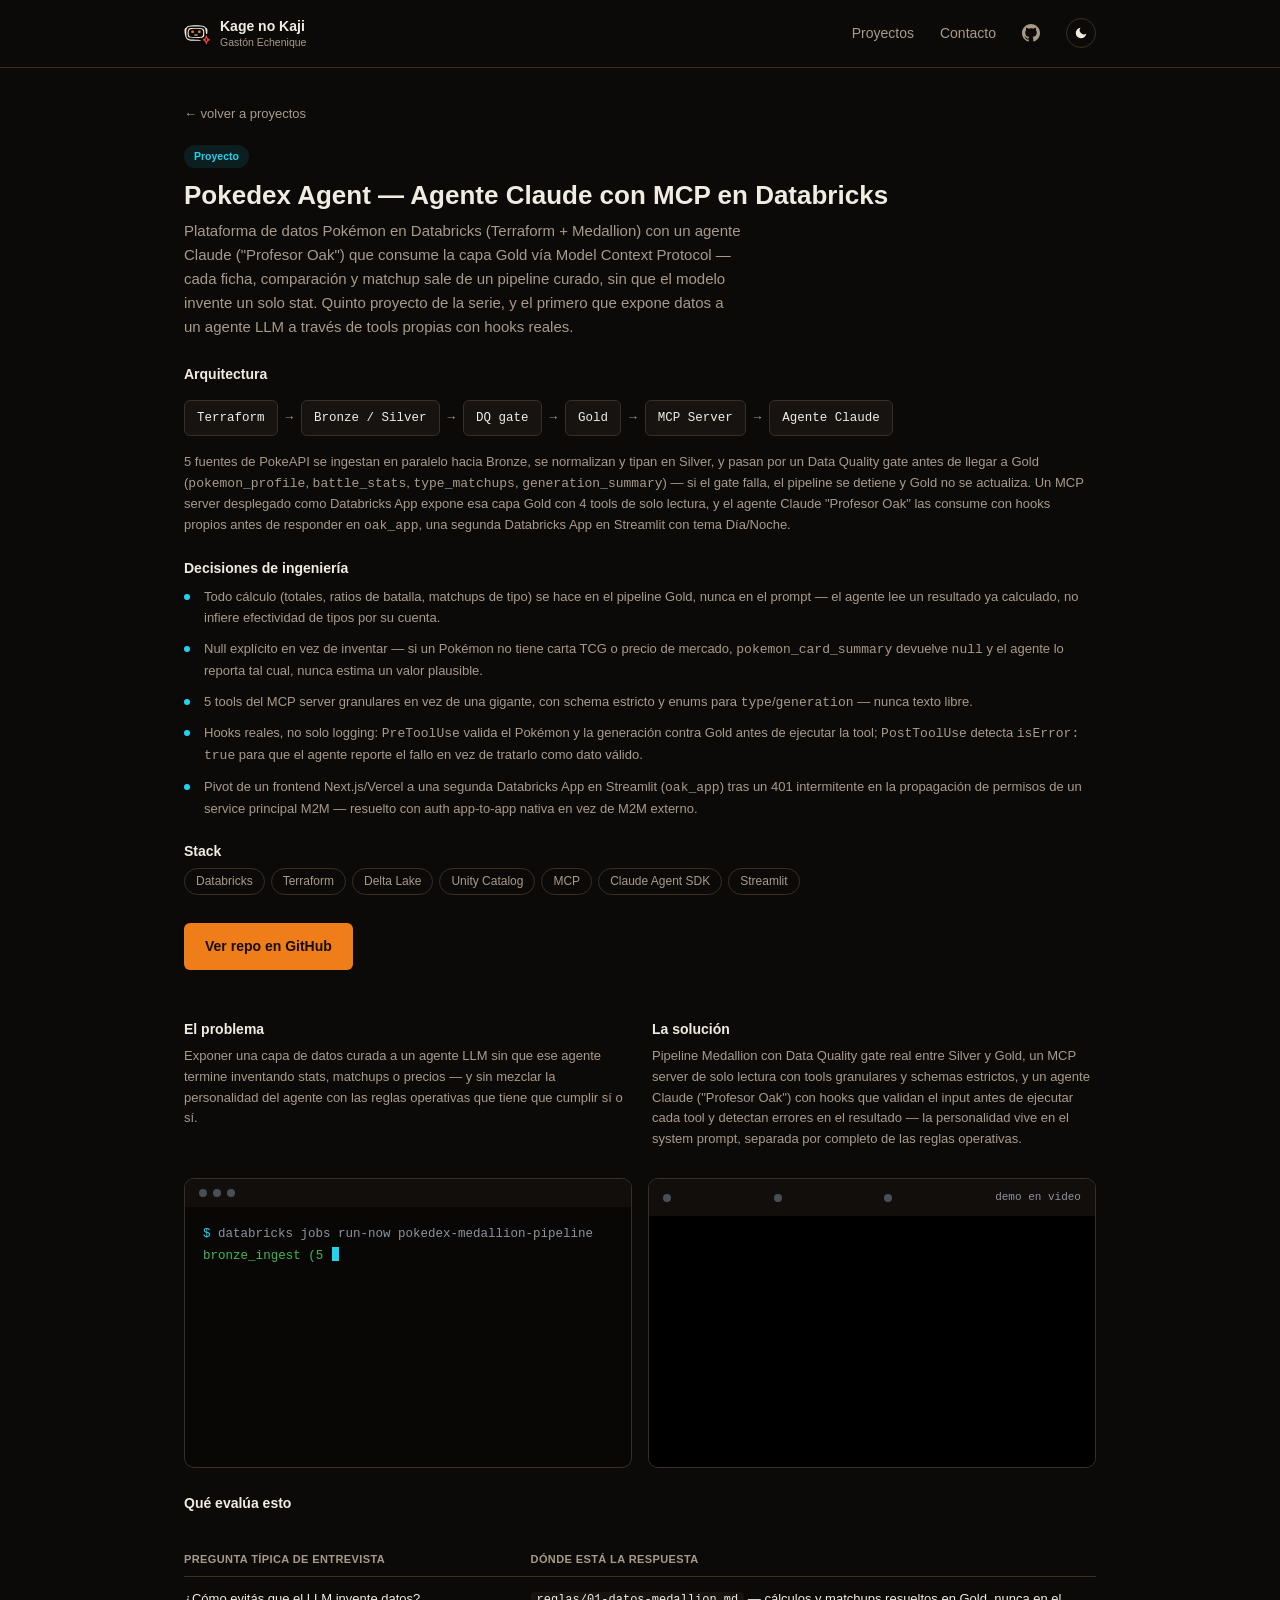
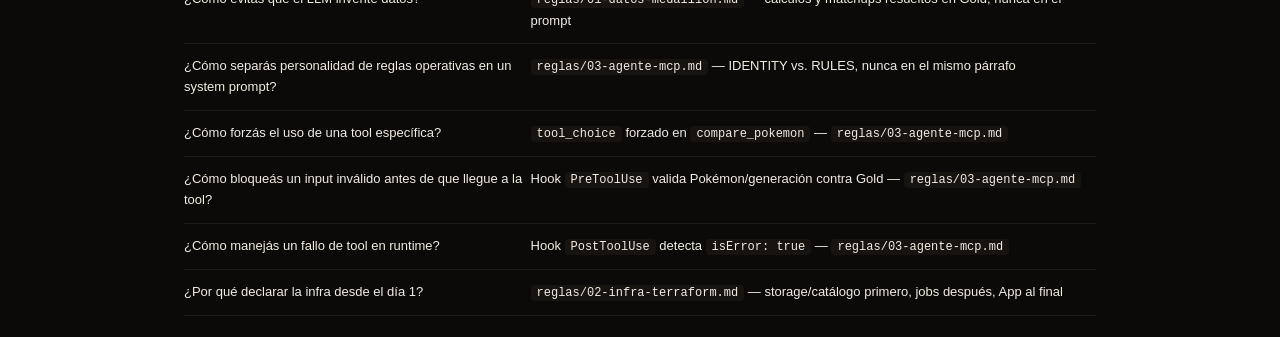
<file: proyectos/pokedex-agent-databricks.html>
<!doctype html>
<html lang="es">
<head>
<!-- Google Tag Manager -->
<script>(function(w,d,s,l,i){w[l]=w[l]||[];w[l].push({'gtm.start':
new Date().getTime(),event:'gtm.js'});var f=d.getElementsByTagName(s)[0],
j=d.createElement(s),dl=l!='dataLayer'?'&l='+l:'';j.async=true;j.src=
'https://www.googletagmanager.com/gtm.js?id='+i+dl;f.parentNode.insertBefore(j,f);
})(window,document,'script','dataLayer','GTM-N8MQ3VTC');</script>
<!-- End Google Tag Manager -->
<meta charset="utf-8">
<meta name="author" content="Gastón Echenique">
<title>Pokedex Agent — Agente Claude con MCP en Databricks — Kage no Kaji</title>
<meta name="viewport" content="width=device-width, initial-scale=1">
<meta property="og:type" content="article">
<meta property="og:url" content="https://gechenique-dataeng.vercel.app/proyectos/pokedex-agent-databricks.html">
<meta property="og:title" content="Pokedex Agent — Agente Claude con MCP en Databricks — Kage no Kaji">
<meta property="og:description" content="Terraform + Medallion con Data Quality gate, MCP server propio sobre Unity Catalog y agente Claude (Profesor Oak) con hooks y tool_choice reales.">
<meta property="og:image" content="https://gechenique-dataeng.vercel.app/assets/og-image.png?v=3">
<meta name="twitter:card" content="summary_large_image">
<meta name="twitter:title" content="Pokedex Agent — Agente Claude con MCP en Databricks — Kage no Kaji">
<meta name="twitter:image" content="https://gechenique-dataeng.vercel.app/assets/og-image.png?v=3">
<link rel="icon" type="image/svg+xml" href="../assets/robot-icon.svg">
<script>if(localStorage.getItem('theme')!=='light')document.documentElement.classList.add('dark');</script>
<link rel="stylesheet" href="../css/style.css">
</head>
<body>
<!-- Google Tag Manager (noscript) -->
<noscript><iframe src="https://www.googletagmanager.com/ns.html?id=GTM-N8MQ3VTC"
height="0" width="0" style="display:none;visibility:hidden"></iframe></noscript>
<!-- End Google Tag Manager (noscript) -->

<nav class="nav">
  <div class="wrap">
    <div class="brand">
      <svg class="icon-auto" width="26" height="26" viewBox="0 0 50 50" aria-hidden="true"><g transform="translate(0,50) scale(0.1,-0.1)"><path fill="currentColor" d="M82 385 c-18 -8 -35 -21 -38 -30 -3 -8 -12 -15 -20 -15 -20 0 -18 -92 4 -155 24 -71 56 -85 194 -85 151 0 146 18 -7 22 -114 3 -126 5 -147 26 -20 20 -23 33 -23 102 0 69 3 82 23 102 21 22 30 23 162 23 165 0 179 -7 188 -94 3 -34 9 -51 18 -51 10 0 14 15 14 55 0 40 -4 55 -14 55 -8 0 -17 7 -20 15 -3 9 -21 22 -41 30 -47 20 -247 20 -293 0z"/><path fill="currentColor" d="M103 340 c-36 -15 -45 -142 -13 -174 7 -7 58 -11 141 -11 153 0 159 3 159 95 0 90 -7 95 -147 97 -65 2 -128 -2 -140 -7z m251 -26 c21 -21 21 -107 0 -128 -23 -23 -225 -23 -248 0 -21 21 -21 107 0 128 23 23 225 23 248 0z"/><path style="fill:var(--ember)" d="M140 275 c0 -20 5 -25 25 -25 20 0 25 5 25 25 0 20 -5 25 -25 25 -20 0 -25 -5 -25 -25z"/><path style="fill:var(--ember)" d="M270 275 c0 -20 5 -25 25 -25 20 0 25 5 25 25 0 20 -5 25 -25 25 -20 0 -25 -5 -25 -25z"/><path fill="currentColor" d="M190 210 c0 -5 18 -10 40 -10 22 0 40 5 40 10 0 6 -18 10 -40 10 -22 0 -40 -4 -40 -10z"/><path style="fill:var(--red)" d="M415 179 c-4 -18 -16 -35 -31 -41 -13 -6 -24 -14 -24 -18 0 -4 11 -12 24 -18 15 -6 27 -23 31 -41 4 -17 10 -31 15 -31 5 0 11 14 15 31 4 18 16 35 31 41 13 6 24 14 24 18 0 4 -11 12 -24 18 -15 6 -27 23 -31 41 -4 17 -10 31 -15 31 -5 0 -11 -14 -15 -31z m29 -44 c6 -17 -2 -45 -14 -45 -12 0 -20 28 -14 45 4 8 10 15 14 15 4 0 10 -7 14 -15z"/></g></svg>
      <div class="brand-text">
        <span class="brand-name">Kage no Kaji</span>
        <span class="brand-sub">Gastón Echenique</span>
      </div>
    </div>
    <div class="nav-links">
      <a href="../index.html#proyectos">Proyectos</a>
      <a href="../index.html#footer">Contacto</a>
      <a class="icon-link" href="https://github.com/oechenique" target="_blank" aria-label="GitHub">
        <svg width="18" height="18" viewBox="0 0 24 24" fill="currentColor"><path d="M12 0C5.37 0 0 5.373 0 12c0 5.303 3.438 9.8 8.205 11.385.6.113.82-.258.82-.577 0-.284-.01-1.04-.015-2.04-3.338.724-4.042-1.61-4.042-1.61-.546-1.385-1.333-1.754-1.333-1.754-1.09-.744.083-.729.083-.729 1.205.084 1.84 1.237 1.84 1.237 1.07 1.834 2.807 1.304 3.492.997.108-.775.418-1.305.762-1.605-2.665-.303-5.466-1.332-5.466-5.93 0-1.31.468-2.38 1.235-3.22-.123-.303-.535-1.523.117-3.176 0 0 1.008-.322 3.3 1.23a11.5 11.5 0 013.003-.404c1.02.005 2.047.138 3.003.404 2.29-1.552 3.297-1.23 3.297-1.23.653 1.653.24 2.873.118 3.176.77.84 1.233 1.91 1.233 3.22 0 4.61-2.804 5.624-5.475 5.92.43.372.823 1.102.823 2.222 0 1.606-.014 2.898-.014 3.293 0 .32.216.694.825.576C20.565 21.795 24 17.298 24 12c0-6.627-5.373-12-12-12z"/></svg>
      </a>
      <button class="theme-toggle" id="theme-toggle" aria-label="Cambiar tema">
        <svg class="icon-sun" width="14" height="14" viewBox="0 0 24 24" fill="none" stroke="currentColor" stroke-width="2"><circle cx="12" cy="12" r="4"/><path d="M12 2v2M12 20v2M4.9 4.9l1.4 1.4M17.7 17.7l1.4 1.4M2 12h2M20 12h2M4.9 19.1l1.4-1.4M17.7 6.3l1.4-1.4"/></svg>
        <svg class="icon-moon" width="14" height="14" viewBox="0 0 24 24" fill="currentColor"><path d="M21 12.8A9 9 0 1111.2 3a7 7 0 009.8 9.8z"/></svg>
      </button>
    </div>
  </div>
</nav>

<div class="wrap" style="padding-top:8px;">

  <a class="breadcrumb" href="../index.html#proyectos">← volver a proyectos</a>

  <div>
    <span class="tag tag-cyan">Proyecto</span>
    <h1 style="font-size:26px;margin:12px 0 8px;">Pokedex Agent — Agente Claude con MCP en Databricks</h1>
    <p class="sub" style="max-width:560px;">Plataforma de datos Pokémon en Databricks (Terraform + Medallion) con un agente Claude ("Profesor Oak") que consume la capa Gold vía Model Context Protocol — cada ficha, comparación y matchup sale de un pipeline curado, sin que el modelo invente un solo stat. Quinto proyecto de la serie, y el primero que expone datos a un agente LLM a través de tools propias con hooks reales.</p>
  </div>

  <div class="col-title" style="margin-top:8px;">Arquitectura</div>
  <div class="flow">
    <div class="flow-step">Terraform</div><span class="flow-arrow">→</span>
    <div class="flow-step">Bronze / Silver</div><span class="flow-arrow">→</span>
    <div class="flow-step">DQ gate</div><span class="flow-arrow">→</span>
    <div class="flow-step">Gold</div><span class="flow-arrow">→</span>
    <div class="flow-step">MCP Server</div><span class="flow-arrow">→</span>
    <div class="flow-step">Agente Claude</div>
  </div>
  <p class="col-text" style="margin-bottom:20px;">
    5 fuentes de PokeAPI se ingestan en paralelo hacia Bronze, se normalizan y tipan en Silver, y pasan por un Data Quality gate antes de llegar a Gold (<code>pokemon_profile</code>, <code>battle_stats</code>, <code>type_matchups</code>, <code>generation_summary</code>) — si el gate falla, el pipeline se detiene y Gold no se actualiza. Un MCP server desplegado como Databricks App expone esa capa Gold con 4 tools de solo lectura, y el agente Claude "Profesor Oak" las consume con hooks propios antes de responder en <code>oak_app</code>, una segunda Databricks App en Streamlit con tema Día/Noche.
  </p>

  <div class="col-title">Decisiones de ingeniería</div>
  <ul class="decisions">
    <li>Todo cálculo (totales, ratios de batalla, matchups de tipo) se hace en el pipeline Gold, nunca en el prompt — el agente lee un resultado ya calculado, no infiere efectividad de tipos por su cuenta.</li>
    <li>Null explícito en vez de inventar — si un Pokémon no tiene carta TCG o precio de mercado, <code>pokemon_card_summary</code> devuelve <code>null</code> y el agente lo reporta tal cual, nunca estima un valor plausible.</li>
    <li>5 tools del MCP server granulares en vez de una gigante, con schema estricto y enums para <code>type</code>/<code>generation</code> — nunca texto libre.</li>
    <li>Hooks reales, no solo logging: <code>PreToolUse</code> valida el Pokémon y la generación contra Gold antes de ejecutar la tool; <code>PostToolUse</code> detecta <code>isError: true</code> para que el agente reporte el fallo en vez de tratarlo como dato válido.</li>
    <li>Pivot de un frontend Next.js/Vercel a una segunda Databricks App en Streamlit (<code>oak_app</code>) tras un 401 intermitente en la propagación de permisos de un service principal M2M — resuelto con auth app-to-app nativa en vez de M2M externo.</li>
  </ul>

  <div class="col-title">Stack</div>
  <div class="badges" style="margin-top:0;">
    <span class="badge">Databricks</span>
    <span class="badge">Terraform</span>
    <span class="badge">Delta Lake</span>
    <span class="badge">Unity Catalog</span>
    <span class="badge">MCP</span>
    <span class="badge">Claude Agent SDK</span>
    <span class="badge">Streamlit</span>
  </div>

  <div class="btn-row" style="margin:0 0 48px;">
    <a class="btn btn-primary" href="https://github.com/oechenique/pokedex-agent-databricks" target="_blank">Ver repo en GitHub</a>
  </div>

  <div class="two-col">
    <div>
      <div class="col-title">El problema</div>
      <div class="col-text">Exponer una capa de datos curada a un agente LLM sin que ese agente termine inventando stats, matchups o precios — y sin mezclar la personalidad del agente con las reglas operativas que tiene que cumplir sí o sí.</div>
    </div>
    <div>
      <div class="col-title">La solución</div>
      <div class="col-text">Pipeline Medallion con Data Quality gate real entre Silver y Gold, un MCP server de solo lectura con tools granulares y schemas estrictos, y un agente Claude ("Profesor Oak") con hooks que validan el input antes de ejecutar cada tool y detectan errores en el resultado — la personalidad vive en el system prompt, separada por completo de las reglas operativas.</div>
    </div>
  </div>

  <div class="terminal-row">
    <div class="terminal">
      <div class="terminal-bar"><div class="dot"></div><div class="dot"></div><div class="dot"></div></div>
      <div class="terminal-body" id="project-terminal-body" data-lines='[{"text":"$ databricks jobs run-now pokedex-medallion-pipeline"},{"text":"bronze_ingest (5 fuentes PokeAPI)... OK","cls":"ok"},{"text":"silver_transform... OK","cls":"ok"},{"text":"data_quality_gate... OK","cls":"ok"},{"text":"gold_aggregate (profile, battle_stats, type_matchups)... OK","cls":"ok"},{"text":"Pipeline completed successfully ✓","cls":"out"}]'></div>
    </div>
    <div class="video-window">
      <div class="terminal-bar"><div class="dot"></div><div class="dot"></div><div class="dot"></div><span class="video-window-label">demo en video</span></div>
      <div class="video-embed">
        <iframe src="https://www.youtube.com/embed/h79CjkrrBQ8" title="Demo — Pokedex Agent en Databricks" loading="lazy" allow="accelerometer; autoplay; clipboard-write; encrypted-media; gyroscope; picture-in-picture; web-share" allowfullscreen></iframe>
      </div>
    </div>
  </div>

  <div class="col-title" style="margin-top:24px;">Qué evalúa esto</div>
  <table class="evals">
    <tr><th>Pregunta típica de entrevista</th><th>Dónde está la respuesta</th></tr>
    <tr><td>¿Cómo evitás que el LLM invente datos?</td><td><code>reglas/01-datos-medallion.md</code> — cálculos y matchups resueltos en Gold, nunca en el prompt</td></tr>
    <tr><td>¿Cómo separás personalidad de reglas operativas en un system prompt?</td><td><code>reglas/03-agente-mcp.md</code> — IDENTITY vs. RULES, nunca en el mismo párrafo</td></tr>
    <tr><td>¿Cómo forzás el uso de una tool específica?</td><td><code>tool_choice</code> forzado en <code>compare_pokemon</code> — <code>reglas/03-agente-mcp.md</code></td></tr>
    <tr><td>¿Cómo bloqueás un input inválido antes de que llegue a la tool?</td><td>Hook <code>PreToolUse</code> valida Pokémon/generación contra Gold — <code>reglas/03-agente-mcp.md</code></td></tr>
    <tr><td>¿Cómo manejás un fallo de tool en runtime?</td><td>Hook <code>PostToolUse</code> detecta <code>isError: true</code> — <code>reglas/03-agente-mcp.md</code></td></tr>
    <tr><td>¿Por qué declarar la infra desde el día 1?</td><td><code>reglas/02-infra-terraform.md</code> — storage/catálogo primero, jobs después, App al final</td></tr>
  </table>

</div>

<script src="../js/script.js"></script>
</body>
</html>
</file>
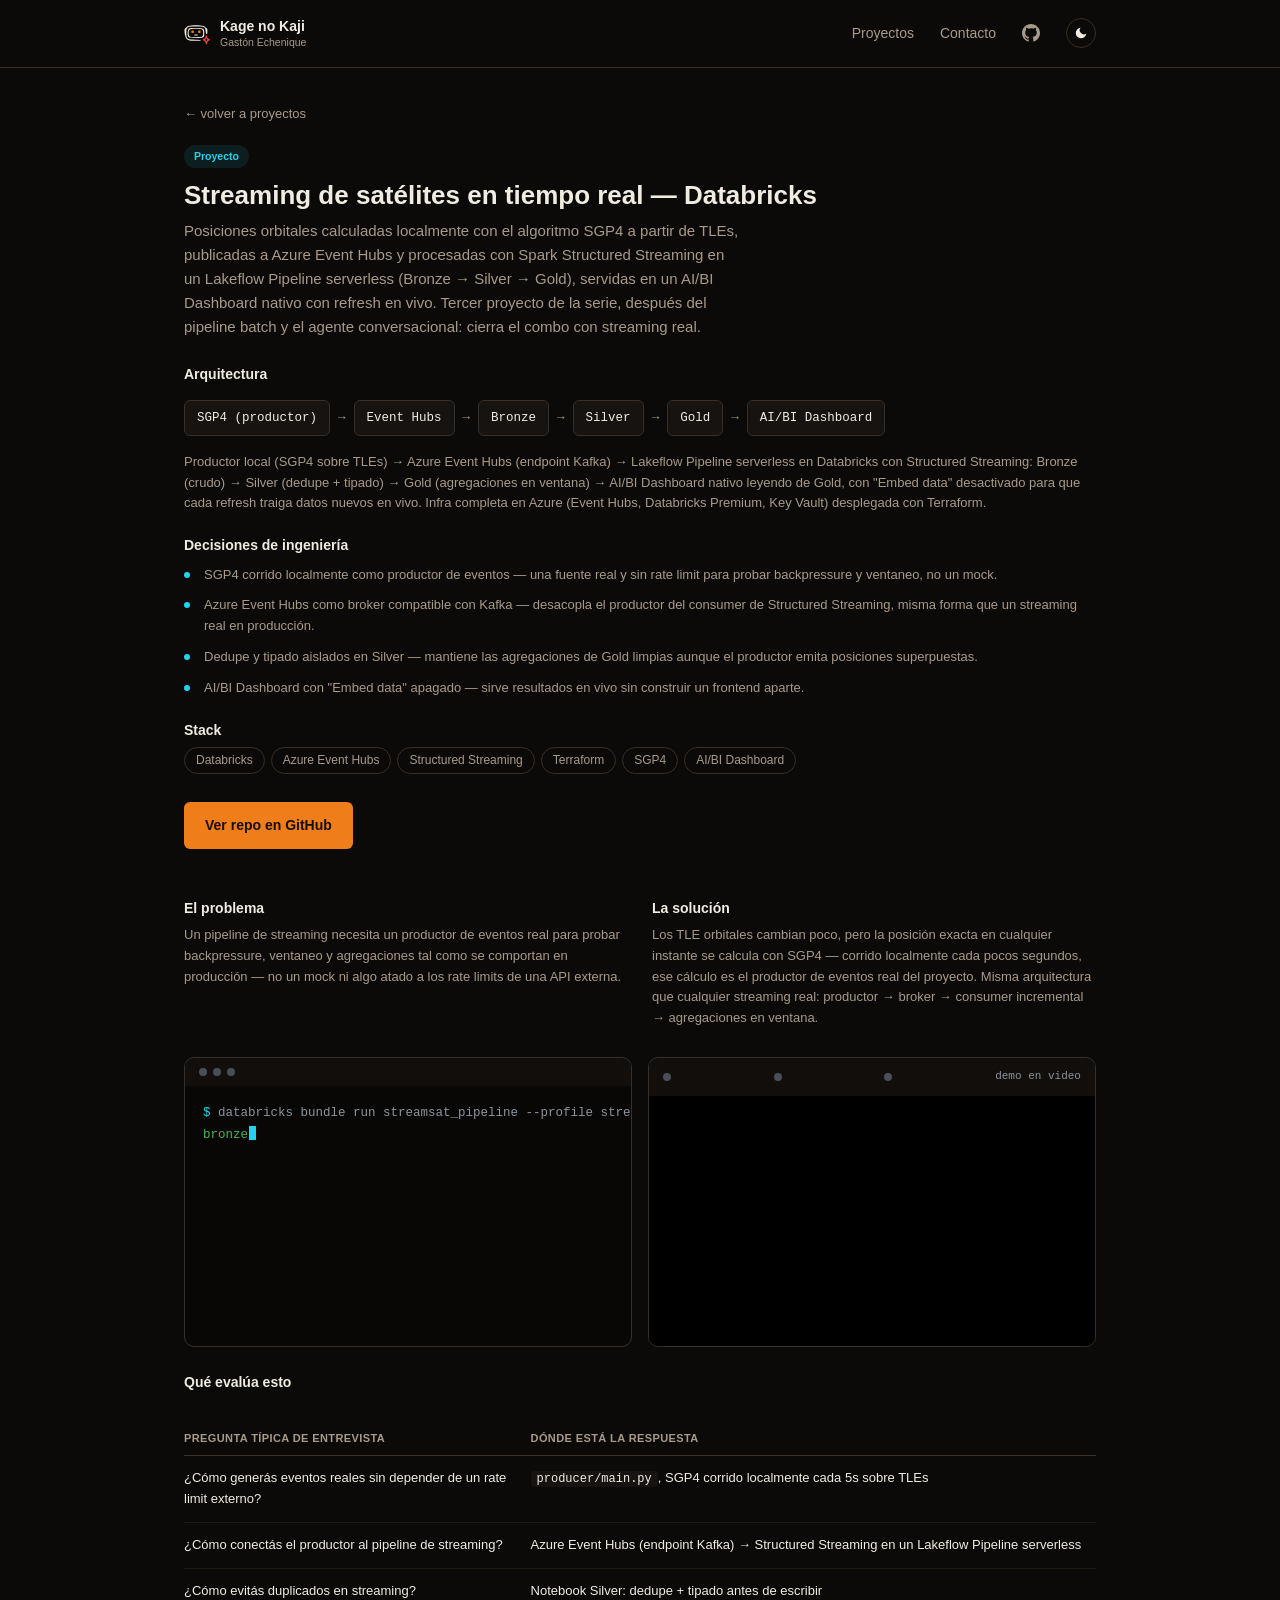
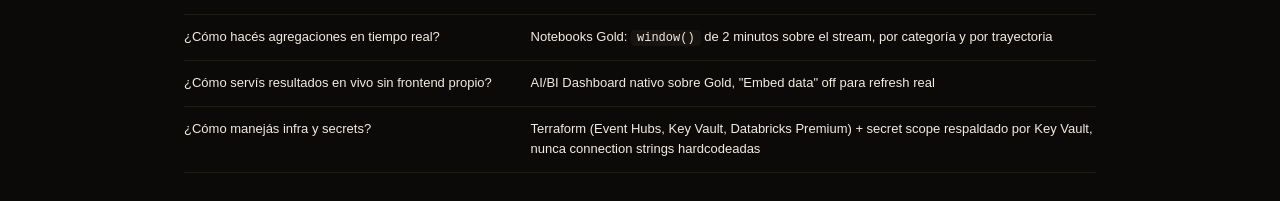
<file: proyectos/streaming-satelites.html>
<!doctype html>
<html lang="es">
<head>
<!-- Google Tag Manager -->
<script>(function(w,d,s,l,i){w[l]=w[l]||[];w[l].push({'gtm.start':
new Date().getTime(),event:'gtm.js'});var f=d.getElementsByTagName(s)[0],
j=d.createElement(s),dl=l!='dataLayer'?'&l='+l:'';j.async=true;j.src=
'https://www.googletagmanager.com/gtm.js?id='+i+dl;f.parentNode.insertBefore(j,f);
})(window,document,'script','dataLayer','GTM-N8MQ3VTC');</script>
<!-- End Google Tag Manager -->
<meta charset="utf-8">
<meta name="author" content="Gastón Echenique">
<title>Streaming de satélites en Databricks — Kage no Kaji</title>
<meta name="viewport" content="width=device-width, initial-scale=1">
<meta property="og:type" content="article">
<meta property="og:url" content="https://gechenique-dataeng.vercel.app/proyectos/streaming-satelites.html">
<meta property="og:title" content="Streaming de satélites en Databricks — Kage no Kaji">
<meta property="og:description" content="Streaming de posiciones orbitales en tiempo real: SGP4, Azure Event Hubs y Spark Structured Streaming, arquitectura Medallion con dashboard nativo en vivo sobre Databricks.">
<meta property="og:image" content="https://gechenique-dataeng.vercel.app/assets/og-image.png?v=3">
<meta name="twitter:card" content="summary_large_image">
<meta name="twitter:title" content="Streaming de satélites en Databricks — Kage no Kaji">
<meta name="twitter:image" content="https://gechenique-dataeng.vercel.app/assets/og-image.png?v=3">
<link rel="icon" type="image/svg+xml" href="../assets/robot-icon.svg">
<script>if(localStorage.getItem('theme')!=='light')document.documentElement.classList.add('dark');</script>
<link rel="stylesheet" href="../css/style.css">
</head>
<body>
<!-- Google Tag Manager (noscript) -->
<noscript><iframe src="https://www.googletagmanager.com/ns.html?id=GTM-N8MQ3VTC"
height="0" width="0" style="display:none;visibility:hidden"></iframe></noscript>
<!-- End Google Tag Manager (noscript) -->

<nav class="nav">
  <div class="wrap">
    <div class="brand">
      <svg class="icon-auto" width="26" height="26" viewBox="0 0 50 50" aria-hidden="true"><g transform="translate(0,50) scale(0.1,-0.1)"><path fill="currentColor" d="M82 385 c-18 -8 -35 -21 -38 -30 -3 -8 -12 -15 -20 -15 -20 0 -18 -92 4 -155 24 -71 56 -85 194 -85 151 0 146 18 -7 22 -114 3 -126 5 -147 26 -20 20 -23 33 -23 102 0 69 3 82 23 102 21 22 30 23 162 23 165 0 179 -7 188 -94 3 -34 9 -51 18 -51 10 0 14 15 14 55 0 40 -4 55 -14 55 -8 0 -17 7 -20 15 -3 9 -21 22 -41 30 -47 20 -247 20 -293 0z"/><path fill="currentColor" d="M103 340 c-36 -15 -45 -142 -13 -174 7 -7 58 -11 141 -11 153 0 159 3 159 95 0 90 -7 95 -147 97 -65 2 -128 -2 -140 -7z m251 -26 c21 -21 21 -107 0 -128 -23 -23 -225 -23 -248 0 -21 21 -21 107 0 128 23 23 225 23 248 0z"/><path style="fill:var(--ember)" d="M140 275 c0 -20 5 -25 25 -25 20 0 25 5 25 25 0 20 -5 25 -25 25 -20 0 -25 -5 -25 -25z"/><path style="fill:var(--ember)" d="M270 275 c0 -20 5 -25 25 -25 20 0 25 5 25 25 0 20 -5 25 -25 25 -20 0 -25 -5 -25 -25z"/><path fill="currentColor" d="M190 210 c0 -5 18 -10 40 -10 22 0 40 5 40 10 0 6 -18 10 -40 10 -22 0 -40 -4 -40 -10z"/><path style="fill:var(--red)" d="M415 179 c-4 -18 -16 -35 -31 -41 -13 -6 -24 -14 -24 -18 0 -4 11 -12 24 -18 15 -6 27 -23 31 -41 4 -17 10 -31 15 -31 5 0 11 14 15 31 4 18 16 35 31 41 13 6 24 14 24 18 0 4 -11 12 -24 18 -15 6 -27 23 -31 41 -4 17 -10 31 -15 31 -5 0 -11 -14 -15 -31z m29 -44 c6 -17 -2 -45 -14 -45 -12 0 -20 28 -14 45 4 8 10 15 14 15 4 0 10 -7 14 -15z"/></g></svg>
      <div class="brand-text">
        <span class="brand-name">Kage no Kaji</span>
        <span class="brand-sub">Gastón Echenique</span>
      </div>
    </div>
    <div class="nav-links">
      <a href="../index.html#proyectos">Proyectos</a>
      <a href="../index.html#footer">Contacto</a>
      <a class="icon-link" href="https://github.com/oechenique" target="_blank" aria-label="GitHub">
        <svg width="18" height="18" viewBox="0 0 24 24" fill="currentColor"><path d="M12 0C5.37 0 0 5.373 0 12c0 5.303 3.438 9.8 8.205 11.385.6.113.82-.258.82-.577 0-.284-.01-1.04-.015-2.04-3.338.724-4.042-1.61-4.042-1.61-.546-1.385-1.333-1.754-1.333-1.754-1.09-.744.083-.729.083-.729 1.205.084 1.84 1.237 1.84 1.237 1.07 1.834 2.807 1.304 3.492.997.108-.775.418-1.305.762-1.605-2.665-.303-5.466-1.332-5.466-5.93 0-1.31.468-2.38 1.235-3.22-.123-.303-.535-1.523.117-3.176 0 0 1.008-.322 3.3 1.23a11.5 11.5 0 013.003-.404c1.02.005 2.047.138 3.003.404 2.29-1.552 3.297-1.23 3.297-1.23.653 1.653.24 2.873.118 3.176.77.84 1.233 1.91 1.233 3.22 0 4.61-2.804 5.624-5.475 5.92.43.372.823 1.102.823 2.222 0 1.606-.014 2.898-.014 3.293 0 .32.216.694.825.576C20.565 21.795 24 17.298 24 12c0-6.627-5.373-12-12-12z"/></svg>
      </a>
      <button class="theme-toggle" id="theme-toggle" aria-label="Cambiar tema">
        <svg class="icon-sun" width="14" height="14" viewBox="0 0 24 24" fill="none" stroke="currentColor" stroke-width="2"><circle cx="12" cy="12" r="4"/><path d="M12 2v2M12 20v2M4.9 4.9l1.4 1.4M17.7 17.7l1.4 1.4M2 12h2M20 12h2M4.9 19.1l1.4-1.4M17.7 6.3l1.4-1.4"/></svg>
        <svg class="icon-moon" width="14" height="14" viewBox="0 0 24 24" fill="currentColor"><path d="M21 12.8A9 9 0 1111.2 3a7 7 0 009.8 9.8z"/></svg>
      </button>
    </div>
  </div>
</nav>

<div class="wrap" style="padding-top:8px;">

  <a class="breadcrumb" href="../index.html#proyectos">← volver a proyectos</a>

  <div>
    <span class="tag tag-cyan">Proyecto</span>
    <h1 style="font-size:26px;margin:12px 0 8px;">Streaming de satélites en tiempo real — Databricks</h1>
    <p class="sub" style="max-width:560px;">Posiciones orbitales calculadas localmente con el algoritmo SGP4 a partir de TLEs, publicadas a Azure Event Hubs y procesadas con Spark Structured Streaming en un Lakeflow Pipeline serverless (Bronze → Silver → Gold), servidas en un AI/BI Dashboard nativo con refresh en vivo. Tercer proyecto de la serie, después del pipeline batch y el agente conversacional: cierra el combo con streaming real.</p>
  </div>

  <div class="col-title" style="margin-top:8px;">Arquitectura</div>
  <div class="flow">
    <div class="flow-step">SGP4 (productor)</div><span class="flow-arrow">→</span>
    <div class="flow-step">Event Hubs</div><span class="flow-arrow">→</span>
    <div class="flow-step">Bronze</div><span class="flow-arrow">→</span>
    <div class="flow-step">Silver</div><span class="flow-arrow">→</span>
    <div class="flow-step">Gold</div><span class="flow-arrow">→</span>
    <div class="flow-step">AI/BI Dashboard</div>
  </div>
  <p class="col-text" style="margin-bottom:20px;">
    Productor local (SGP4 sobre TLEs) → Azure Event Hubs (endpoint Kafka) → Lakeflow Pipeline serverless en Databricks con Structured Streaming: Bronze (crudo) → Silver (dedupe + tipado) → Gold (agregaciones en ventana) → AI/BI Dashboard nativo leyendo de Gold, con "Embed data" desactivado para que cada refresh traiga datos nuevos en vivo. Infra completa en Azure (Event Hubs, Databricks Premium, Key Vault) desplegada con Terraform.
  </p>

  <div class="col-title">Decisiones de ingeniería</div>
  <ul class="decisions">
    <li>SGP4 corrido localmente como productor de eventos — una fuente real y sin rate limit para probar backpressure y ventaneo, no un mock.</li>
    <li>Azure Event Hubs como broker compatible con Kafka — desacopla el productor del consumer de Structured Streaming, misma forma que un streaming real en producción.</li>
    <li>Dedupe y tipado aislados en Silver — mantiene las agregaciones de Gold limpias aunque el productor emita posiciones superpuestas.</li>
    <li>AI/BI Dashboard con "Embed data" apagado — sirve resultados en vivo sin construir un frontend aparte.</li>
  </ul>

  <div class="col-title">Stack</div>
  <div class="badges" style="margin-top:0;">
    <span class="badge">Databricks</span>
    <span class="badge">Azure Event Hubs</span>
    <span class="badge">Structured Streaming</span>
    <span class="badge">Terraform</span>
    <span class="badge">SGP4</span>
    <span class="badge">AI/BI Dashboard</span>
  </div>

  <div class="btn-row" style="margin:0 0 48px;">
    <a class="btn btn-primary" href="https://github.com/oechenique/streaming-satelites-databricks" target="_blank">Ver repo en GitHub</a>
  </div>

  <div class="two-col">
    <div>
      <div class="col-title">El problema</div>
      <div class="col-text">Un pipeline de streaming necesita un productor de eventos real para probar backpressure, ventaneo y agregaciones tal como se comportan en producción — no un mock ni algo atado a los rate limits de una API externa.</div>
    </div>
    <div>
      <div class="col-title">La solución</div>
      <div class="col-text">Los TLE orbitales cambian poco, pero la posición exacta en cualquier instante se calcula con SGP4 — corrido localmente cada pocos segundos, ese cálculo es el productor de eventos real del proyecto. Misma arquitectura que cualquier streaming real: productor → broker → consumer incremental → agregaciones en ventana.</div>
    </div>
  </div>

  <div class="terminal-row">
    <div class="terminal">
      <div class="terminal-bar"><div class="dot"></div><div class="dot"></div><div class="dot"></div></div>
      <div class="terminal-body" id="project-terminal-body" data-lines='[{"text":"$ databricks bundle run streamsat_pipeline --profile streamsat"},{"text":"bronze_satellite_positions... OK","cls":"ok"},{"text":"silver_satellite_positions (dedupe)... OK","cls":"ok"},{"text":"gold_satellite_counts_by_category... OK","cls":"ok"},{"text":"gold_satellite_trajectories... OK","cls":"ok"},{"text":"Pipeline en modo continuo, productor SGP4 cada 5s ✓","cls":"out"}]'></div>
    </div>
    <div class="video-window">
      <div class="terminal-bar"><div class="dot"></div><div class="dot"></div><div class="dot"></div><span class="video-window-label">demo en video</span></div>
      <div class="video-embed">
        <iframe src="https://www.youtube.com/embed/UzqkbvmI3EY" title="Demo — Streaming de satélites en Databricks" loading="lazy" allow="accelerometer; autoplay; clipboard-write; encrypted-media; gyroscope; picture-in-picture; web-share" allowfullscreen></iframe>
      </div>
    </div>
  </div>

  <div class="col-title" style="margin-top:24px;">Qué evalúa esto</div>
  <table class="evals">
    <tr><th>Pregunta típica de entrevista</th><th>Dónde está la respuesta</th></tr>
    <tr><td>¿Cómo generás eventos reales sin depender de un rate limit externo?</td><td><code>producer/main.py</code>, SGP4 corrido localmente cada 5s sobre TLEs</td></tr>
    <tr><td>¿Cómo conectás el productor al pipeline de streaming?</td><td>Azure Event Hubs (endpoint Kafka) → Structured Streaming en un Lakeflow Pipeline serverless</td></tr>
    <tr><td>¿Cómo evitás duplicados en streaming?</td><td>Notebook Silver: dedupe + tipado antes de escribir</td></tr>
    <tr><td>¿Cómo hacés agregaciones en tiempo real?</td><td>Notebooks Gold: <code>window()</code> de 2 minutos sobre el stream, por categoría y por trayectoria</td></tr>
    <tr><td>¿Cómo servís resultados en vivo sin frontend propio?</td><td>AI/BI Dashboard nativo sobre Gold, "Embed data" off para refresh real</td></tr>
    <tr><td>¿Cómo manejás infra y secrets?</td><td>Terraform (Event Hubs, Key Vault, Databricks Premium) + secret scope respaldado por Key Vault, nunca connection strings hardcodeadas</td></tr>
  </table>

</div>

<script src="../js/script.js"></script>
</body>
</html>
</file>
<file: css/style.css>
/* "Carbon & Ember" — forge-inspired identity. Light is the secondary/optional
   mode; dark carbon is the brand default (see js/script.js). Ember is the one
   constant brand accent across both modes; cyan/red stay small details only. */
:root{
  --bg:#faf6f0;
  --fg:#211c17;
  --muted:#6e6157;
  --border:#ddd2c2;
  --border-soft:#ece3d5;
  --pillar-bg:#f2e9db;
  --code-bg:#f2e9db;
  --card-bg:#fffdfa;
  --ember:#d9660c;
  --ember-fg:#1a1410;
  --cyan:#0e93a8;
  --red:#c23a2b;
  --dark:#171310;
  --dark2:#221c17;
  --green:#3fb950;
  --font:-apple-system,BlinkMacSystemFont,"Segoe UI",Roboto,Helvetica,Arial,sans-serif;
  --mono:"SF Mono",Consolas,"Liberation Mono",Menlo,monospace;
}

:root.dark{
  --bg:#0c0a08;
  --fg:#f1ece2;
  --muted:#a89a8a;
  --border:#392f26;
  --border-soft:#221c17;
  --pillar-bg:#171310;
  --code-bg:#171310;
  --card-bg:#141110;
  --ember:#ef7d1a;
  --ember-fg:#160f09;
  --cyan:#22d3ee;
  --red:#ef4444;
  --dark:#080706;
  --dark2:#120e0b;
}

body{transition:background-color .2s,color .2s;}

*{box-sizing:border-box;}
body{
  margin:0;
  font-family:var(--font);
  color:var(--fg);
  background:var(--bg);
  line-height:1.6;
}
a{color:inherit;text-decoration:none;}
.wrap{max-width:960px;margin:0 auto;padding:0 24px;}

/* nav */
.nav{border-bottom:1px solid var(--border);}
.nav .wrap{display:flex;align-items:center;justify-content:space-between;padding-top:18px;padding-bottom:18px;flex-wrap:wrap;row-gap:10px;}
.brand{display:flex;align-items:center;gap:10px;}
.brand-text{display:flex;flex-direction:column;line-height:1.25;}
.brand-name{font-weight:700;font-size:14px;}
.brand-sub{font-size:10.5px;color:var(--muted);font-weight:500;}
.nav-links{display:flex;align-items:center;gap:26px;font-size:14px;color:var(--muted);}
.nav-links a:hover{color:var(--fg);}
.icon-link{display:flex;align-items:center;color:var(--muted);}
.icon-link:hover{color:var(--fg);}

/* logo: head uses currentColor (adapts with --fg), eyes/antenna keep fixed brand color */
.icon-auto{color:var(--fg);}

/* hero */
.hero{padding:64px 0 48px;}
.hero-grid{display:grid;grid-template-columns:1.1fr 1fr;gap:40px;align-items:center;}
.eyebrow{font-size:13px;color:var(--ember);font-weight:600;letter-spacing:.2px;}
h1{font-size:34px;font-weight:600;line-height:1.2;margin:12px 0 14px;}
.sub{color:var(--muted);font-size:15px;max-width:420px;margin:0 0 24px;}

.btn{display:inline-block;font-size:14px;font-weight:600;padding:11px 20px;border-radius:6px;cursor:pointer;border:1px solid transparent;}
.btn-primary{background:var(--ember);color:var(--ember-fg);}
.btn-primary:hover{filter:brightness(1.12);}
.btn-outline{border:1px solid var(--border);color:var(--fg);}
.btn-outline:hover{border-color:var(--ember);color:var(--ember);}
.btn-row{display:flex;gap:10px;flex-wrap:wrap;}

.theme-toggle{width:30px;height:30px;border-radius:50%;border:1px solid var(--border);background:transparent;color:var(--fg);cursor:pointer;display:flex;align-items:center;justify-content:center;flex-shrink:0;}
.icon-moon{display:none;}
.dark .icon-sun{display:none;}
.dark .icon-moon{display:block;}

.cursor{display:inline-block;width:7px;height:14px;background:var(--cyan);margin-left:1px;vertical-align:-2px;animation:blink 0.9s step-start infinite;}
@keyframes blink{50%{opacity:0;}}

/* terminal */
.terminal{background:var(--dark);border:1px solid var(--border);border-radius:10px;overflow:hidden;}
.terminal-bar{display:flex;align-items:center;gap:6px;padding:10px 14px;background:var(--dark2);}
.dot{width:8px;height:8px;border-radius:50%;background:#484f58;}
.terminal-body{padding:16px 18px;font-family:var(--mono);font-size:12.5px;line-height:1.8;color:#8b949e;overflow-x:auto;white-space:pre;}
.terminal-body .prompt{color:var(--cyan);}
.terminal-body .ok{color:var(--green);}
.terminal-body .out{color:#e6edf3;}

/* terminal + video side by side */
.terminal-row{display:grid;grid-template-columns:1fr 1fr;gap:16px;align-items:stretch;margin-bottom:0;}
.terminal-row .terminal{display:flex;flex-direction:column;}
.video-window{background:var(--dark);border:1px solid var(--border);border-radius:10px;overflow:hidden;display:flex;flex-direction:column;}
.video-window .terminal-bar{justify-content:space-between;}
.video-window-label{font-size:11px;color:#8b949e;font-family:var(--mono);}
.video-embed{position:relative;width:100%;flex:1;min-height:0;padding-top:56.25%;background:#000;}
.video-embed iframe{position:absolute;inset:0;width:100%;height:100%;border:0;}

/* pillars / what I build */
.pillars{display:grid;grid-template-columns:repeat(4,1fr);gap:12px;margin:0 0 64px;}
.pillar{border:1px solid var(--border-soft);background:var(--pillar-bg);border-radius:8px;padding:16px 14px;text-align:left;}
.pillar-title{color:var(--fg);font-size:13.5px;font-weight:600;}
.pillar-sub{color:var(--muted);font-size:11.5px;margin-top:5px;line-height:1.5;}

/* why "data foundry" */
.foundry-why{display:grid;grid-template-columns:1fr 1fr;gap:40px;align-items:center;margin:0 0 64px;}
.foundry-why-text p{color:var(--muted);font-size:14.5px;line-height:1.75;margin:10px 0 0;}

/* flow diagram (architecture) */
.flow{display:flex;flex-wrap:wrap;align-items:center;gap:8px;font-family:var(--mono);font-size:12.5px;margin:14px 0 16px;}
.flow-step{border:1px solid var(--border);background:var(--pillar-bg);border-radius:6px;padding:7px 12px;color:var(--fg);white-space:nowrap;}
.flow-arrow{color:var(--muted);}

/* engineering decisions */
.decisions{margin:8px 0 20px;padding-left:0;list-style:none;}
.decisions li{position:relative;padding-left:20px;margin-bottom:10px;font-size:13px;color:var(--muted);line-height:1.6;}
.decisions li::before{content:"";position:absolute;left:0;top:7px;width:6px;height:6px;border-radius:50%;background:var(--cyan);}

/* engineering principles */
.principles-grid{display:grid;grid-template-columns:1fr 1fr;gap:14px;margin:0 0 64px;}
.principle{border:1px solid var(--border-soft);background:var(--pillar-bg);border-radius:8px;padding:16px 18px;font-size:13px;color:var(--muted);line-height:1.6;}
.principle strong{color:var(--fg);}

/* about */
.about-grid{display:grid;grid-template-columns:1fr 1fr;gap:40px;margin-bottom:64px;align-items:start;}
.about-text{color:var(--muted);font-size:14.5px;line-height:1.75;margin:0;}
.timeline{display:flex;flex-direction:column;}
.timeline-item{position:relative;padding:0 0 20px 22px;border-left:2px solid var(--border-soft);}
.timeline-item:last-child{padding-bottom:0;border-left-color:transparent;}
.timeline-dot{position:absolute;left:-5px;top:3px;width:8px;height:8px;border-radius:50%;background:var(--cyan);}
.timeline-org{font-size:14px;font-weight:600;}
.timeline-org a:hover,.timeline-desc a:hover{color:var(--red);}
.timeline-desc a{text-decoration:underline;text-decoration-color:var(--border);text-underline-offset:2px;}
.timeline-role{font-size:12px;color:var(--red);font-weight:600;margin:2px 0 5px;}
.timeline-date{font-size:11px;color:var(--muted);font-family:var(--mono);margin-top:1px;}
.timeline-desc{font-size:12.5px;color:var(--muted);margin-top:4px;}

/* project cards */
.section-label{font-size:12px;color:var(--muted);text-transform:uppercase;letter-spacing:.5px;margin:0 0 14px;}
.projects-grid{display:grid;grid-template-columns:repeat(3,1fr);gap:16px;margin-bottom:64px;}
.card{background:var(--card-bg);border:1px solid var(--border);border-radius:12px;transition:border-color .15s;}
.card:hover{border-color:var(--ember);}
.card-body{padding:20px 18px;}
.tag{display:inline-block;font-size:10.5px;padding:3px 10px;border-radius:20px;font-weight:600;}
.tag-red{background:rgba(194,58,43,.14);color:var(--red);}
.tag-cyan{background:rgba(14,147,168,.14);color:var(--cyan);}
.card-title{font-size:14px;font-weight:600;margin:9px 0 4px;}
.card-desc{color:var(--muted);font-size:12.5px;}

/* "próximamente" card: dimmed, not clickable, visually distinct from a finished case study */
.card-soon{opacity:.55;border-style:dashed;}
.card-soon:hover{border-color:var(--border);}
.card-soon .tag-red{background:transparent;border:1px solid var(--red);}

/* footer */
footer{border-top:1px solid var(--border);padding:40px 0 26px;}
.footer-grid{display:grid;grid-template-columns:1.3fr 1fr 1fr;gap:24px;margin-bottom:28px;}
.footer-col-label{font-size:10.5px;letter-spacing:.5px;color:var(--muted);margin-bottom:10px;}
.footer-links{display:flex;flex-direction:column;gap:8px;font-size:13px;}
.footer-links a:hover{color:var(--red);}
.footer-bottom{border-top:1px solid var(--border);padding-top:16px;display:flex;justify-content:space-between;align-items:center;font-size:12px;color:var(--muted);flex-wrap:wrap;gap:10px;}
.social{display:flex;gap:10px;}
.social a{width:30px;height:30px;border-radius:50%;border:1px solid var(--border);display:flex;align-items:center;justify-content:center;color:var(--muted);transition:color .15s,border-color .15s;}
.social a:hover{color:var(--red);border-color:var(--red);}

.footer-cta{margin-top:14px;}
.footer-cta .btn{padding:9px 16px;font-size:13px;}

.footer-extra{font-size:11px;color:var(--muted);margin-top:10px;}
.footer-extra a{color:var(--muted);text-decoration:underline;text-decoration-color:var(--border);text-underline-offset:2px;}
.footer-extra a:hover{color:var(--cyan);text-decoration-color:var(--cyan);}

/* project detail page */
.breadcrumb{font-size:13px;color:var(--muted);margin:28px 0 18px;display:inline-block;}
.badges{display:flex;gap:6px;margin:18px 0 28px;flex-wrap:wrap;}
.badge{font-size:12px;padding:3px 11px;border-radius:20px;border:1px solid var(--border);color:var(--muted);}
.two-col{display:grid;grid-template-columns:1fr 1fr;gap:24px;margin-bottom:28px;}
.col-title{font-size:14px;font-weight:600;margin-bottom:6px;}
.col-text{color:var(--muted);font-size:13px;}
table.evals{width:100%;border-collapse:collapse;font-size:13px;margin:28px 0;}
table.evals th{text-align:left;color:var(--muted);font-weight:600;font-size:11px;text-transform:uppercase;letter-spacing:.4px;padding:8px 0;border-bottom:1px solid var(--border);}
table.evals td{padding:12px 0;border-bottom:1px solid var(--border-soft);vertical-align:top;}
table.evals td:first-child{width:38%;font-weight:500;}
table.evals code{background:var(--code-bg);padding:1px 6px;border-radius:4px;font-family:var(--mono);font-size:12px;}

@media (max-width:720px){
  .hero-grid,.two-col,.terminal-row,.about-grid,.foundry-why{grid-template-columns:1fr;}
  .pillars,.principles-grid{grid-template-columns:repeat(2,1fr);}
  .projects-grid{grid-template-columns:1fr;}
  .footer-grid{grid-template-columns:1fr;}
  .about-grid{gap:28px;margin-bottom:48px;}
  .foundry-why{gap:20px;}
}

@media (max-width:480px){
  .wrap{padding:0 16px;}
  h1{font-size:26px;}
  .hero{padding:36px 0 32px;}
  .sub{font-size:14px;}
  .nav-links{gap:14px;font-size:13px;}
  .pillars{grid-template-columns:1fr;gap:8px;margin:0 0 48px;}
  .principles-grid{grid-template-columns:1fr;}
  .pillar{padding:12px 12px;}
  .pillar-title{font-size:13px;}
  .terminal-body{font-size:11px;padding:14px;}
  table.evals thead{display:none;}
  table.evals, table.evals tbody, table.evals tr, table.evals td{display:block;width:100%;}
  table.evals tr{border-bottom:1px solid var(--border-soft);padding-bottom:10px;margin-bottom:10px;}
  table.evals td{border-bottom:none;padding:2px 0;}
  table.evals td:first-child{font-weight:600;margin-bottom:2px;}
}
</file>
<file: css/contacto.css>
/* Panel lateral de contacto (js/contacto.js). Usa los tokens de style.css. */
button.btn{font-family:inherit;line-height:inherit;}

body.contacto-abierto{overflow:hidden;}

.contacto[hidden]{display:none;}
.contacto-fondo{position:fixed;inset:0;background:rgba(8,7,6,.6);opacity:0;transition:opacity .25s;z-index:90;}
.contacto-panel{
  position:fixed;top:0;right:0;bottom:0;z-index:91;
  width:420px;max-width:100%;overflow-y:auto;
  background:var(--bg);color:var(--fg);border-left:1px solid var(--border);
  padding:22px 24px 28px;
  transform:translateX(100%);transition:transform .25s ease;
}
.contacto.visible .contacto-fondo{opacity:1;}
.contacto.visible .contacto-panel{transform:none;}
.contacto-panel:focus{outline:none;}

.contacto-cabecera{display:flex;align-items:center;justify-content:space-between;}
.contacto-cabecera h2{font-size:18px;margin:0;}
.contacto-cerrar{width:32px;height:32px;border-radius:50%;border:1px solid var(--border);background:transparent;color:var(--fg);cursor:pointer;display:flex;align-items:center;justify-content:center;}
.contacto-cerrar:hover{border-color:var(--ember);color:var(--ember);}
.contacto-intro{color:var(--muted);font-size:13px;margin:6px 0 18px;}

.contacto-form{display:flex;flex-direction:column;gap:14px;}
.contacto-campo{display:flex;flex-direction:column;gap:5px;}
.contacto-campo label{font-size:12.5px;font-weight:600;}
.contacto-opcional{font-weight:400;color:var(--muted);}
.contacto-campo input,
.contacto-campo textarea{
  font-family:inherit;font-size:14px;color:var(--fg);
  background:var(--card-bg);border:1px solid var(--border);border-radius:6px;padding:9px 11px;
}
.contacto-campo textarea{resize:vertical;min-height:110px;}
.contacto-campo input:focus,
.contacto-campo textarea:focus{outline:none;border-color:var(--ember);box-shadow:0 0 0 2px color-mix(in srgb,var(--ember) 25%,transparent);}
.contacto-campo [aria-invalid="true"]{border-color:var(--red);}
/* Autofill de Chrome: tapar el fondo celeste con el fondo del input y mantener el color del texto. */
.contacto-campo input:-webkit-autofill,
.contacto-campo input:-webkit-autofill:hover,
.contacto-campo input:-webkit-autofill:focus{
  -webkit-box-shadow:0 0 0 1000px var(--card-bg) inset;
  box-shadow:0 0 0 1000px var(--card-bg) inset;
  -webkit-text-fill-color:var(--fg);
  caret-color:var(--fg);
}
.contacto-campo input:-webkit-autofill:focus{
  -webkit-box-shadow:0 0 0 1000px var(--card-bg) inset,0 0 0 2px color-mix(in srgb,var(--ember) 25%,transparent);
  box-shadow:0 0 0 1000px var(--card-bg) inset,0 0 0 2px color-mix(in srgb,var(--ember) 25%,transparent);
}
.contacto-ayuda,.contacto-contador{font-size:11px;color:var(--muted);}
.contacto-contador{align-self:flex-end;font-family:var(--mono);}
.contacto-error{font-size:11.5px;color:var(--red);}
.contacto-error:empty{display:none;}

/* Honeypot: fuera de la vista y del orden de tabulación. */
.contacto-trampa{position:absolute;left:-10000px;width:1px;height:1px;overflow:hidden;}

.contacto-enviar{align-self:flex-start;}
.contacto-enviar:disabled{opacity:.6;cursor:wait;filter:none;}
.contacto-estado{font-size:13px;margin:0;}
.contacto-estado:empty{display:none;}
.contacto-estado.ok{color:var(--green);}
.contacto-estado.error{color:var(--red);}
.contacto-estado a,.contacto-alternativa a{text-decoration:underline;text-underline-offset:2px;}
.contacto-alternativa{font-size:12px;color:var(--muted);margin:22px 0 0;padding-top:14px;border-top:1px solid var(--border-soft);}
.contacto-alternativa a:hover{color:var(--ember);}

@media (max-width:560px){
  .contacto-panel{width:100%;border-left:0;padding:18px 16px 24px;}
}
@media (prefers-reduced-motion:reduce){
  .contacto-fondo,.contacto-panel{transition:none;}
}
</file>
